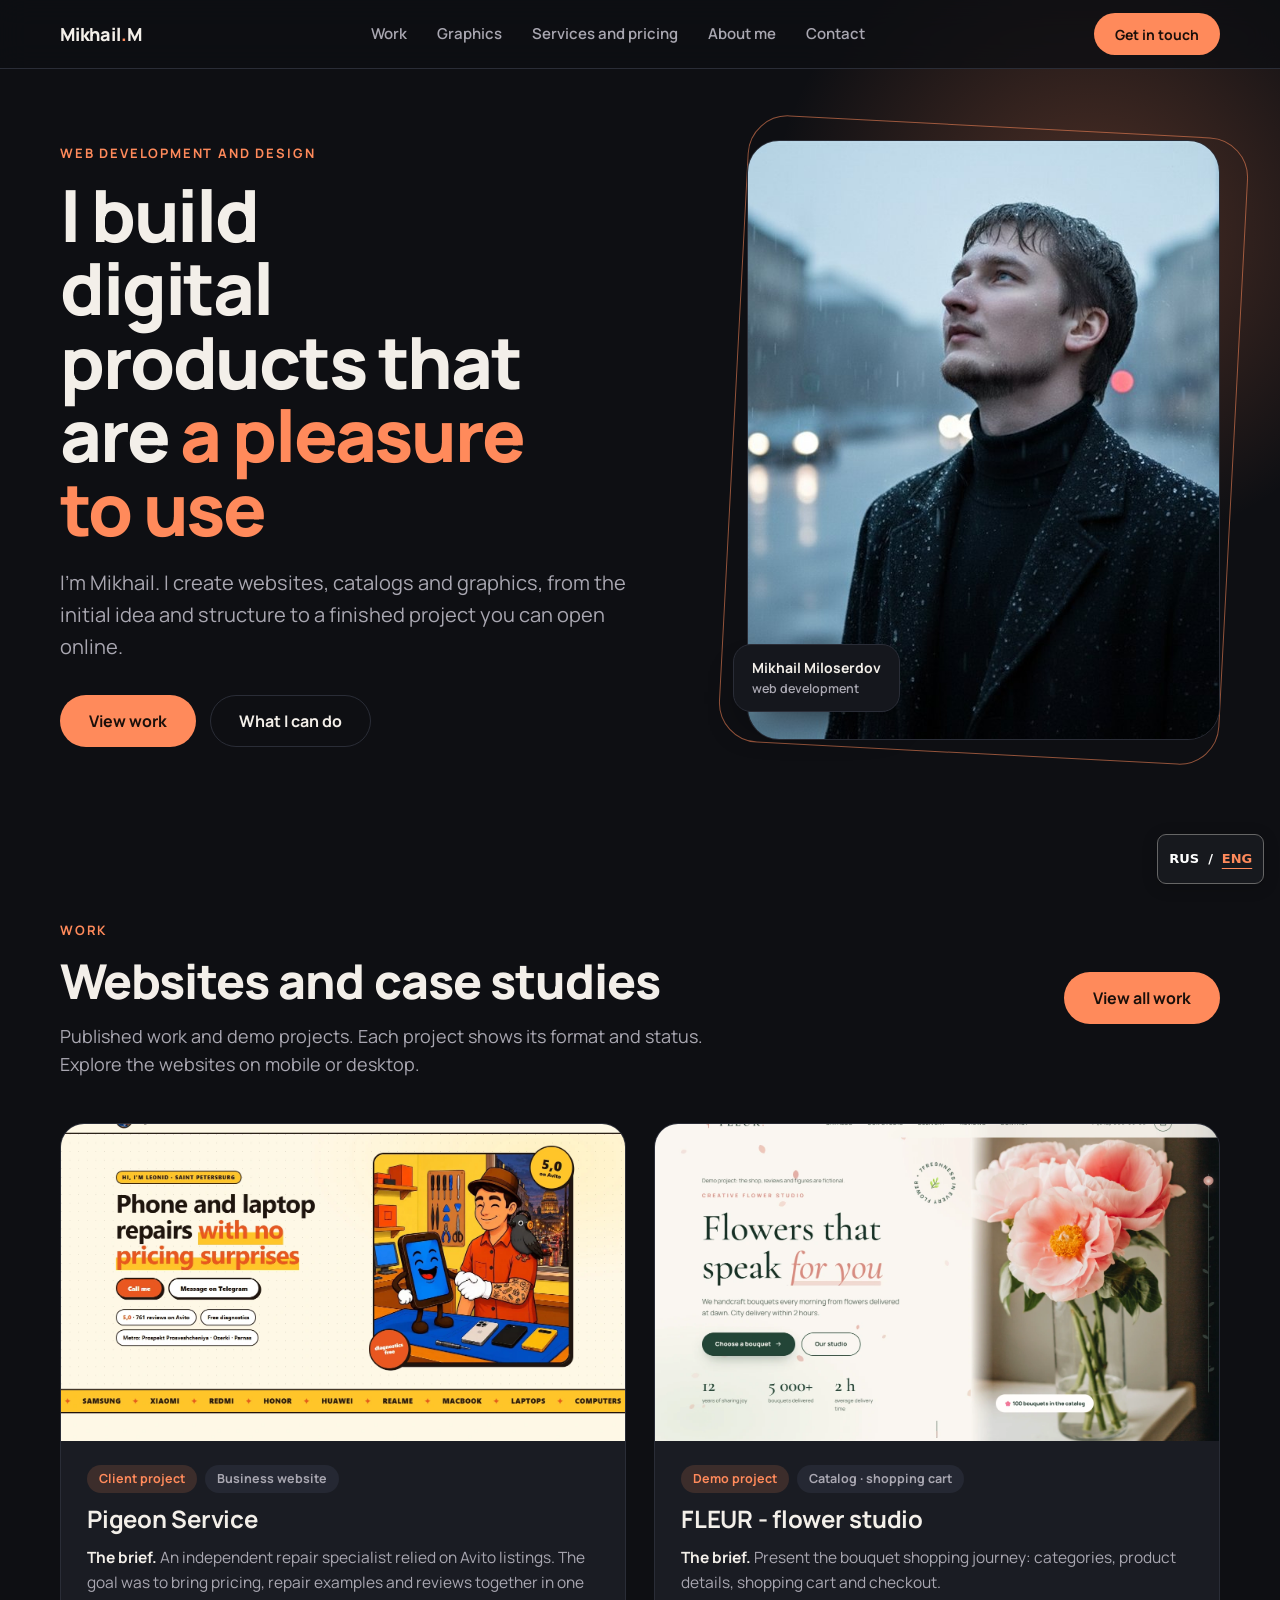
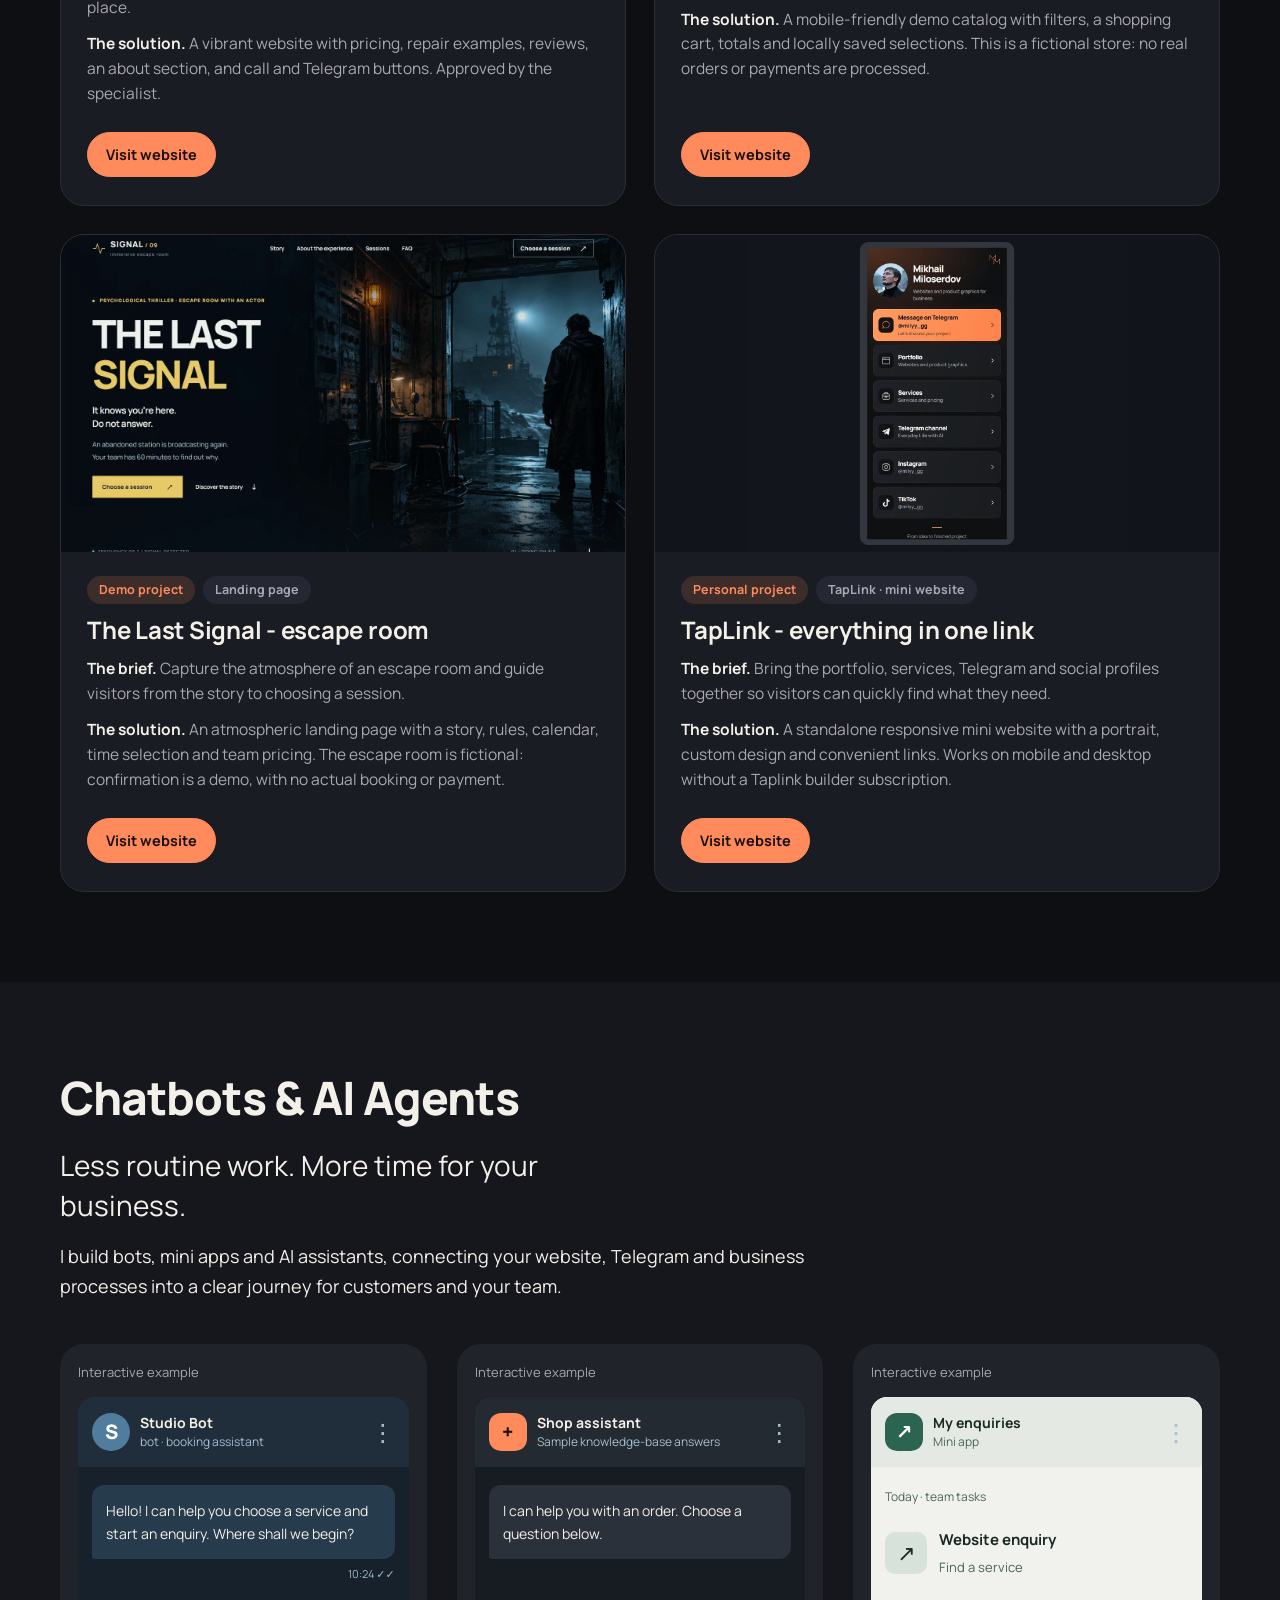
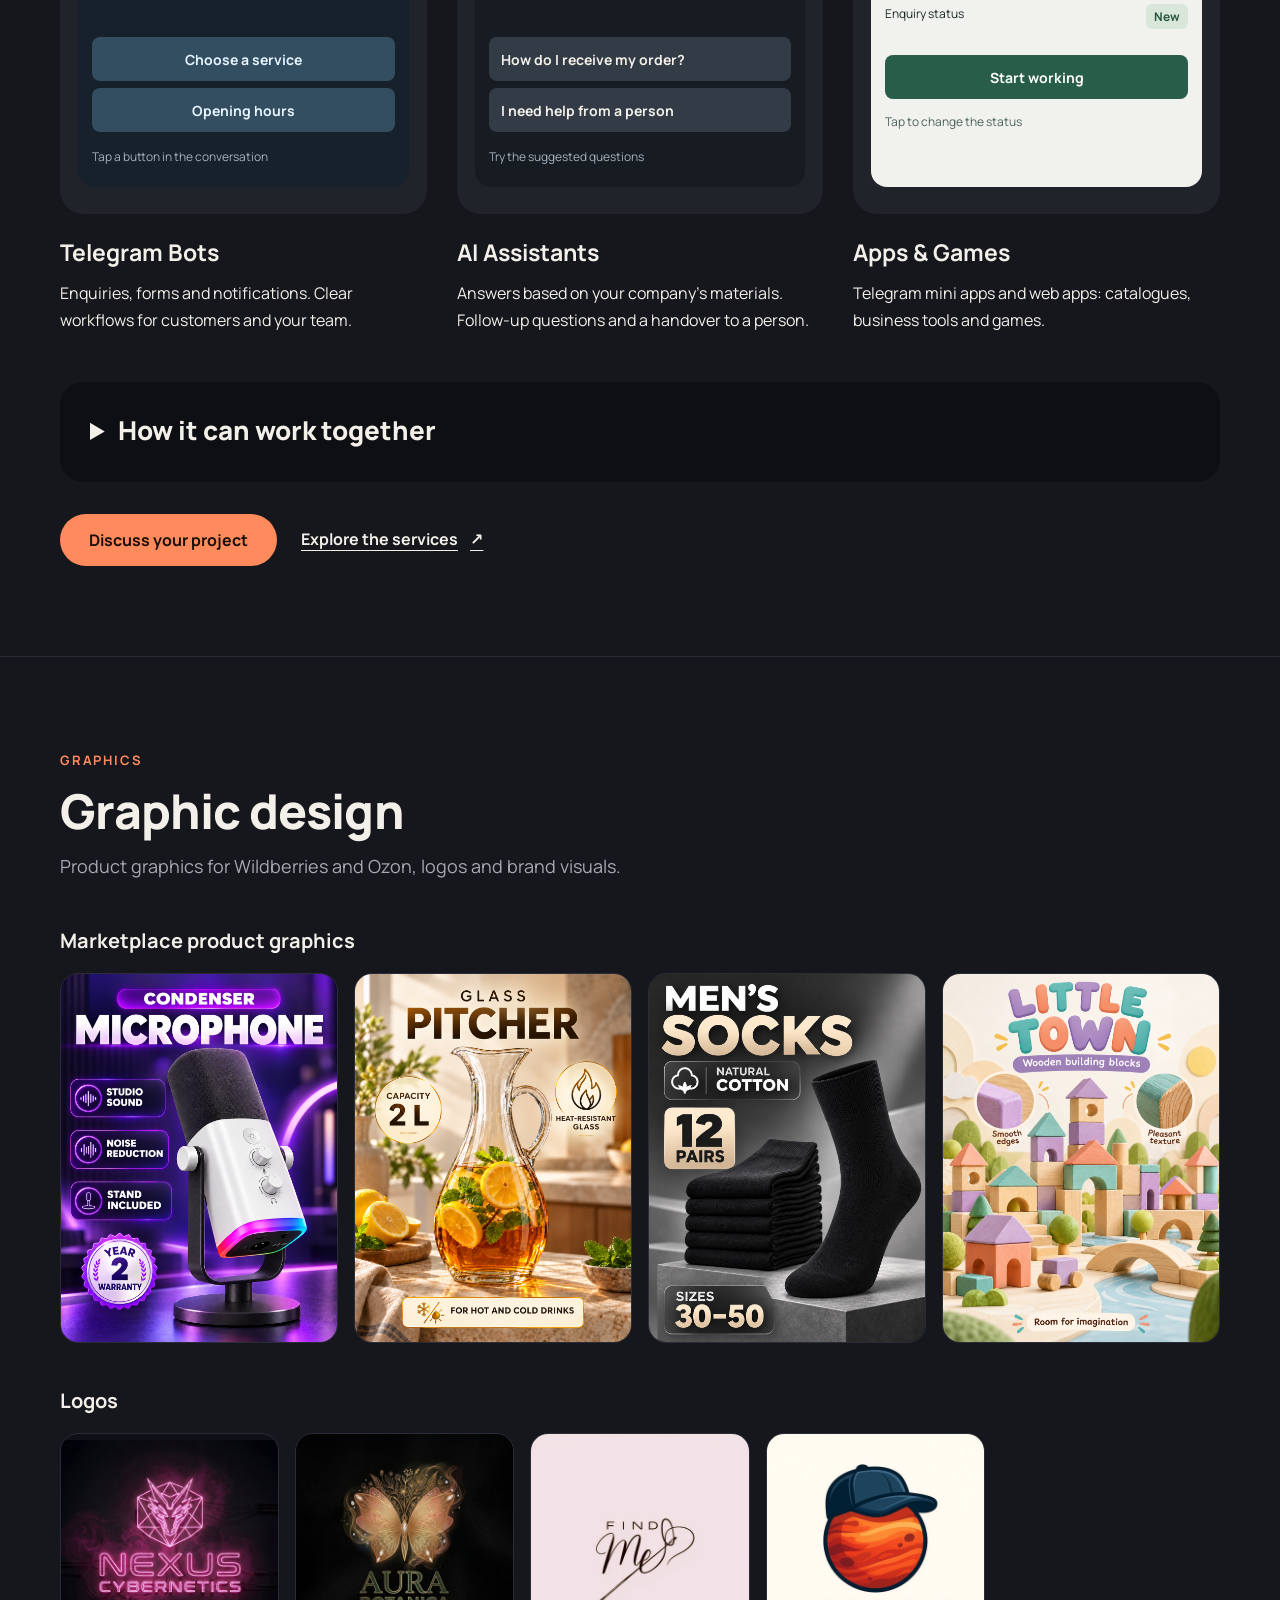
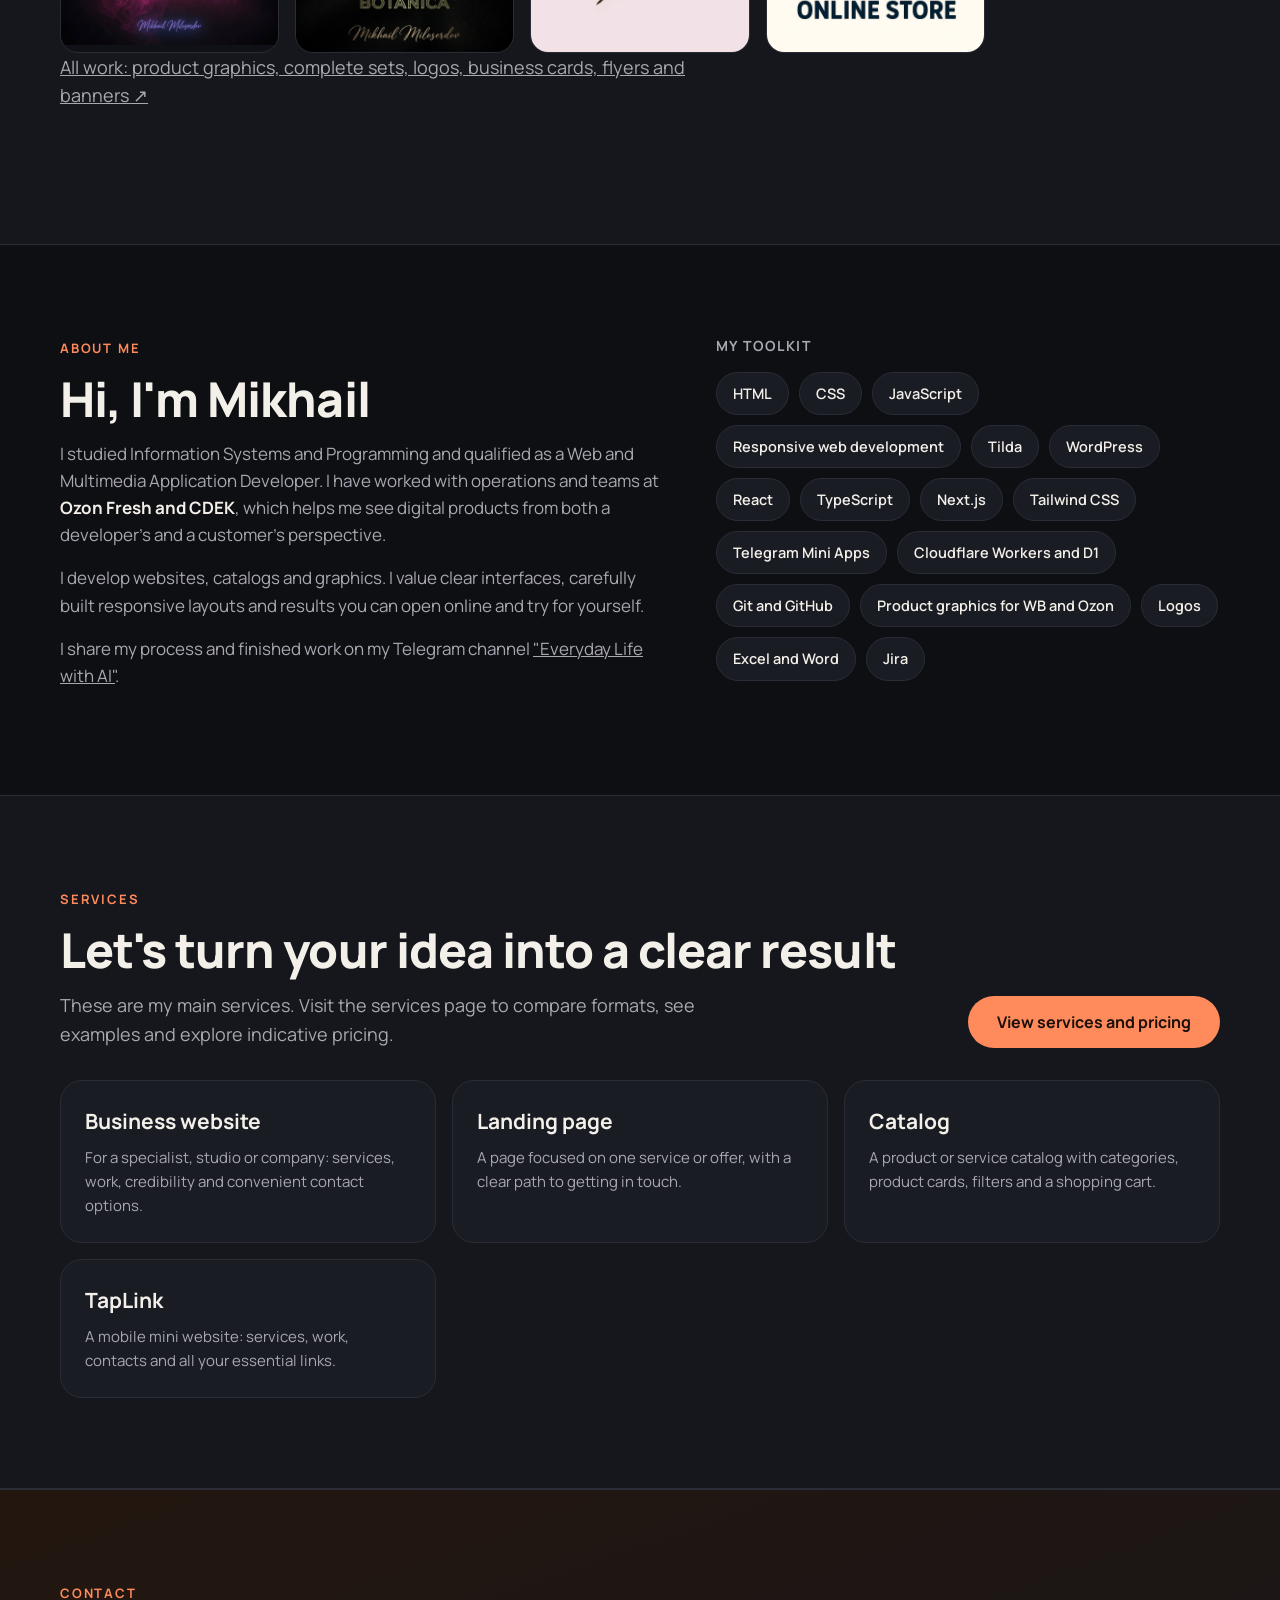
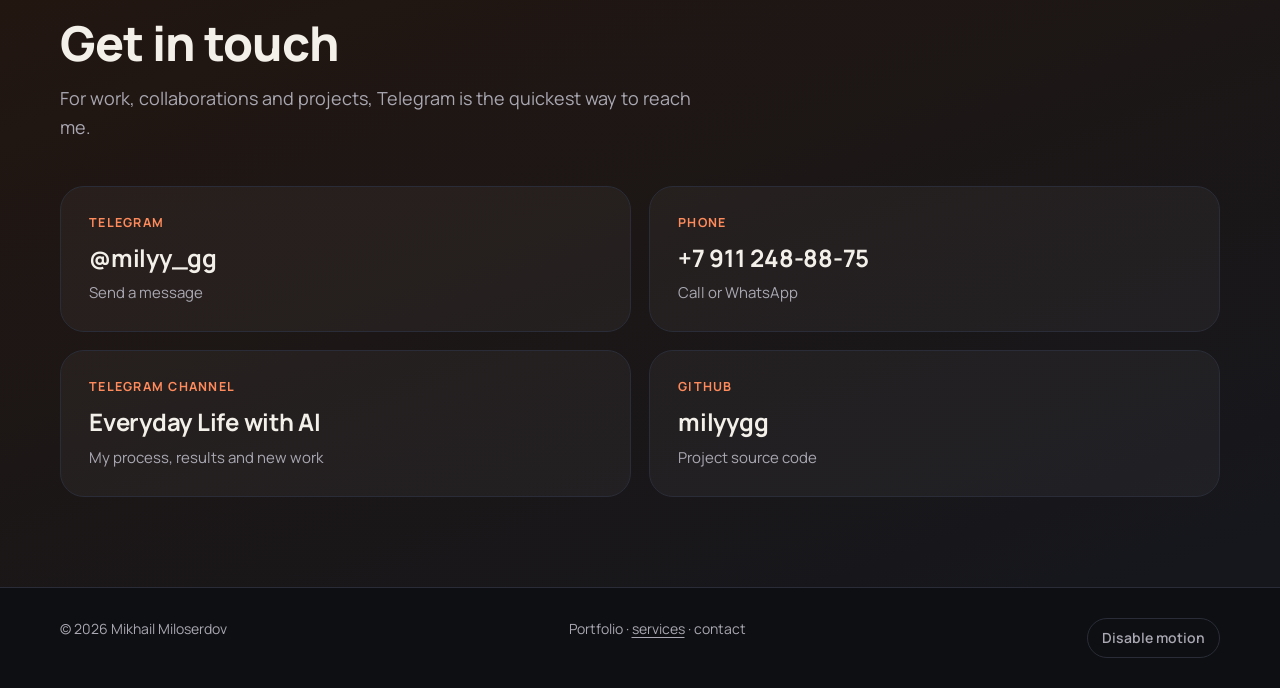
<file: index.html>
<!DOCTYPE html>
<html lang="ru">
<head>
<meta charset="UTF-8">
<meta name="viewport" content="width=device-width, initial-scale=1">
<title>Михаил Милосердов - веб-разработка и цифровые продукты</title>
<meta name="description" content="Портфолио Михаила Милосердова: сайты, каталоги, карточки товаров и визуальные материалы. Работы, подход и контакты.">
<link rel="icon" href="data:image/svg+xml,<svg xmlns='http://www.w3.org/2000/svg' viewBox='0 0 100 100'><rect width='100' height='100' rx='24' fill='%23ff8a5b'/><text x='50' y='68' font-size='52' font-family='Arial' font-weight='800' text-anchor='middle' fill='%230e0f13'>М</text></svg>">
<link rel="stylesheet" href="assets/fonts.css">

<script src="assets/motion.js" defer></script>
<style>
:root{
  --bg:#0e0f13; --bg2:#15171d; --card:#1a1c23; --line:#2a2d37;
  --text:#f3efe9; --soft:#a9a7b1; --accent:#ff8a5b; --accent2:#ffd27a;
  --radius:24px; --font:"Manrope","Segoe UI",system-ui,Arial,sans-serif;
}
*{box-sizing:border-box;margin:0;padding:0}
html{scroll-behavior:smooth;scroll-padding-top:84px}
body{font-family:var(--font);background:var(--bg);color:var(--text);line-height:1.6;font-size:16px;overflow-x:hidden}
img{max-width:100%;display:block}
a{color:inherit}
ul,ol{list-style:none}
.wrap{width:min(1160px,100% - 32px);margin-inline:auto}
.section{padding:90px 0}
.eyebrow{display:inline-block;font-size:13px;font-weight:700;letter-spacing:.14em;text-transform:uppercase;color:var(--accent);margin-bottom:14px}
h2{font-size:clamp(30px,5vw,48px);line-height:1.1;letter-spacing:-.02em;font-weight:800;margin-bottom:14px}
.lead{color:var(--soft);max-width:60ch;font-size:18px;margin-bottom:44px}

.btn{display:inline-flex;align-items:center;justify-content:center;gap:8px;min-height:52px;padding:0 28px;border-radius:100px;font:700 16px var(--font);text-decoration:none;border:1.5px solid transparent;cursor:pointer;transition:transform .2s,background .2s,border-color .2s,color .2s}
.btn:hover{transform:translateY(-2px)}
.btn--main{background:var(--accent);color:#1a0f0a}
.btn--main:hover{background:#ffa07a}
.btn--ghost{border-color:var(--line);color:var(--text)}
.btn--ghost:hover{border-color:var(--accent);color:var(--accent)}

/* шапка */
.top{position:fixed;top:0;left:0;right:0;z-index:50;background:rgba(14,15,19,.78);backdrop-filter:blur(14px);border-bottom:1px solid var(--line)}
.top__in{display:flex;align-items:center;justify-content:space-between;min-height:68px;gap:16px}
.logo{font-weight:800;font-size:18px;text-decoration:none;letter-spacing:-.01em}
.logo span{color:var(--accent)}
.nav{display:none;gap:30px}
.nav a{text-decoration:none;color:var(--soft);font-weight:600;font-size:15px;transition:color .2s}
.nav a:hover{color:var(--text)}
.top .btn{min-height:42px;padding:0 20px;font-size:14px}
@media(min-width:900px){.nav{display:flex}}

/* hero */
.hero{padding:140px 0 80px;position:relative;overflow:hidden}
.hero::before{content:"";position:absolute;width:700px;height:700px;border-radius:50%;background:radial-gradient(circle,rgba(255,138,91,.28),transparent 65%);right:-160px;top:-120px;pointer-events:none}
.hero__grid{display:grid;gap:48px;align-items:center;grid-template-columns:minmax(0,1fr);position:relative}
.hero__grid>*{min-width:0}
.hero h1{font-size:clamp(38px,7.2vw,72px);line-height:1.02;letter-spacing:-.03em;font-weight:800;margin-bottom:22px}
.hero h1 em{font-style:normal;color:var(--accent)}
.hero p.sub{font-size:clamp(17px,2.4vw,20px);color:var(--soft);max-width:50ch;margin-bottom:32px}
.hero__cta{display:flex;flex-wrap:wrap;gap:14px}
.photo{position:relative;max-width:480px;width:100%;margin-inline:auto}
.photo img{border-radius:32px;aspect-ratio:4/5;object-fit:cover;object-position:35% 20%;width:100%;border:1px solid var(--line)}
.photo::after{content:"";position:absolute;inset:-14px;border:1.5px solid var(--accent);border-radius:40px;transform:rotate(3deg);z-index:-1;opacity:.55}
.photo__tag{position:absolute;left:-14px;bottom:28px;background:var(--bg2);border:1px solid var(--line);border-radius:18px;padding:12px 18px;font-size:14px;font-weight:700;box-shadow:0 20px 40px -20px #000}
.photo__tag small{display:block;color:var(--soft);font-weight:600;font-size:12.5px}
@media(min-width:900px){.hero__grid{grid-template-columns:minmax(0,1.15fr) minmax(0,.85fr)}}

/* работы */
.works__heading{display:flex;align-items:center;justify-content:space-between;gap:36px;margin-bottom:44px}
.works__heading>div{min-width:0;max-width:740px}
.works__heading .lead{margin-bottom:0}
.works__all{flex-shrink:0;white-space:nowrap}
@media(max-width:760px){.works__heading{flex-direction:column;align-items:stretch;gap:24px}.works__all{align-self:center}}
.works{display:grid;gap:28px;grid-template-columns:minmax(0,1fr)}
@media(min-width:900px){.works{grid-template-columns:repeat(2,minmax(0,1fr))}}
.work{background:var(--card);border:1px solid var(--line);border-radius:var(--radius);overflow:hidden;display:flex;flex-direction:column;transition:transform .3s,border-color .3s}
.work:hover{transform:translateY(-6px);border-color:#44485a}
.work__img{display:block;aspect-ratio:16/9;overflow:hidden;background:#222}
#taplink-work .work__img{background:#11151b}
#taplink-work .work__img img{object-fit:contain;transform:none}
.work__img img{width:100%;height:100%;object-fit:cover;transition:transform .6s}
.work:hover .work__img img{transform:scale(1.04)}
.work__body{padding:24px 26px 28px;display:flex;flex-direction:column;gap:12px;flex:1}
.tags{display:flex;flex-wrap:wrap;gap:8px}
.tags span{font-size:12.5px;font-weight:700;padding:4px 12px;border-radius:100px;background:#252833;color:var(--soft)}
.tags .st{background:rgba(255,138,91,.15);color:var(--accent)}
.work h3{font-size:24px;line-height:1.15;letter-spacing:-.01em}
.work p{color:var(--soft);font-size:15.5px}
.work p b{color:var(--text);font-weight:700}
.work__links{margin-top:auto;padding-top:14px;display:flex;flex-wrap:wrap;gap:10px}
.work__links a,.work__links span{font-size:14.5px;font-weight:700;text-decoration:none;padding:10px 18px;border-radius:100px;border:1.5px solid var(--line);transition:border-color .2s,color .2s}
.work__links a:first-child{background:var(--accent);border-color:var(--accent);color:#1a0f0a}
.work__links a:hover{border-color:var(--accent)}
.work__links span{color:var(--soft);border-style:dashed}

/* графика */
.gfx{background:var(--bg2);border-block:1px solid var(--line)}
.gallery{display:grid;gap:16px;grid-template-columns:repeat(2,minmax(0,1fr))}
@media(min-width:760px){.gallery{grid-template-columns:repeat(3,minmax(0,1fr))}}
@media(min-width:1000px){.gallery{grid-template-columns:repeat(5,minmax(0,1fr))}}
.gallery a{display:flex;align-items:center;justify-content:center;border-radius:18px;overflow:hidden;border:1px solid var(--line);background:#101116;transition:transform .3s,border-color .3s}
.gallery--cards a{aspect-ratio:3/4}
@media(min-width:1000px){.gallery--cards{grid-template-columns:repeat(4,minmax(0,1fr))}}
.gallery--logos a{aspect-ratio:1/1}
.gallery a:hover{transform:translateY(-4px);border-color:var(--accent)}
.gallery img{width:100%;height:100%;object-fit:contain}
.subtitle{font-size:20px;font-weight:700;margin:42px 0 16px}
.subtitle:first-of-type{margin-top:0}

/* услуги */
.prices{display:grid;gap:22px;grid-template-columns:minmax(0,1fr)}
@media(min-width:720px){.prices{grid-template-columns:repeat(2,minmax(0,1fr))}}
.price{background:var(--card);border:1px solid var(--line);border-radius:var(--radius);padding:30px 28px;display:flex;flex-direction:column;gap:10px}
.price--hot{border-color:var(--accent);background:linear-gradient(160deg,#241a16,var(--card))}
.price h3{font-size:22px}
.price .cost{font-size:34px;font-weight:800;letter-spacing:-.02em}
.price .cost small{font-size:15px;color:var(--soft);font-weight:600}
.price p{color:var(--soft);font-size:15.5px}
.price ul{margin-top:6px;display:grid;gap:8px;font-size:15px}
.price li::before{content:"✓";color:var(--accent);font-weight:800;margin-right:10px}
.note{margin-top:26px;color:var(--soft);font-size:15px}

/* процесс */
.steps{display:grid;gap:18px;grid-template-columns:minmax(0,1fr);counter-reset:s}
@media(min-width:760px){.steps{grid-template-columns:repeat(2,minmax(0,1fr))}}
@media(min-width:1040px){.steps{grid-template-columns:repeat(4,minmax(0,1fr))}}
.steps li{counter-increment:s;background:var(--card);border:1px solid var(--line);border-radius:var(--radius);padding:26px 24px}
.steps li::before{content:"0" counter(s);display:block;font-size:34px;font-weight:800;color:var(--accent);margin-bottom:10px;letter-spacing:-.02em}
.steps h3{font-size:19px;margin-bottom:6px}
.steps p{color:var(--soft);font-size:15px}

/* обо мне */
.about{display:grid;gap:40px;grid-template-columns:minmax(0,1fr);align-items:start}
@media(min-width:900px){.about{grid-template-columns:minmax(0,1.1fr) minmax(0,.9fr)}}
.about p{color:var(--soft);font-size:17px;margin-bottom:16px;max-width:60ch}
.about p b{color:var(--text)}
.skills{display:flex;flex-wrap:wrap;gap:10px}
.skills li{padding:9px 16px;border-radius:100px;border:1px solid var(--line);background:var(--card);font-weight:600;font-size:14.5px}
.skills-title{font-size:14px;color:var(--soft);font-weight:700;letter-spacing:.1em;text-transform:uppercase;margin-bottom:14px}

/* кратко об услугах */
.service-preview{background:var(--bg2);border-block:1px solid var(--line)}
.service-preview__head{display:flex;flex-wrap:wrap;align-items:end;justify-content:space-between;gap:24px;margin-bottom:32px}
.service-preview__head .lead{margin-bottom:0}
.service-preview__grid{display:grid;gap:16px;grid-template-columns:minmax(0,1fr)}
.service-mini{background:var(--card);border:1px solid var(--line);border-radius:22px;padding:24px;transition:transform .25s,border-color .25s}
.service-mini:hover{transform:translateY(-4px);border-color:#44485a}
.service-mini span{display:block;color:var(--accent);font-weight:800;font-size:12px;letter-spacing:.12em;text-transform:uppercase;margin-bottom:9px}
.service-mini h3{font-size:21px;margin-bottom:7px}
.service-mini p{color:var(--soft);font-size:15px}
@media(min-width:760px){.service-preview__grid{grid-template-columns:repeat(3,minmax(0,1fr))}}

/* контакты */
.contacts{background:linear-gradient(160deg,#23160f,var(--bg2));border-top:1px solid var(--line)}
.cgrid{display:grid;gap:18px;grid-template-columns:minmax(0,1fr)}
@media(min-width:760px){.cgrid{grid-template-columns:repeat(2,minmax(0,1fr))}}
.cbox{display:block;text-decoration:none;background:rgba(255,255,255,.04);border:1px solid var(--line);border-radius:var(--radius);padding:26px 28px;transition:border-color .2s,transform .2s}
.cbox:hover{border-color:var(--accent);transform:translateY(-3px)}
.cbox small{display:block;color:var(--accent);font-weight:700;letter-spacing:.1em;text-transform:uppercase;font-size:12.5px;margin-bottom:6px}
.cbox strong{font-size:24px;letter-spacing:-.01em}
.cbox span{display:block;color:var(--soft);font-size:15px;margin-top:4px}
footer{padding:30px 0;border-top:1px solid var(--line);color:var(--soft);font-size:14px}
footer .wrap{display:flex;flex-wrap:wrap;justify-content:space-between;gap:10px}
footer a{text-underline-offset:3px}

@media(prefers-reduced-motion:no-preference){
  .fade{opacity:0;transform:translateY(26px);transition:opacity .8s,transform .8s}
  .fade.in{opacity:1;transform:none}
}
@media(max-width:560px){
  .wrap{width:calc(100% - 28px)}
  .top__in{gap:10px}
  .top .btn{min-height:40px;padding:0 14px;font-size:13px;white-space:nowrap}
  .hero{padding-top:118px}
  .hero h1{font-size:clamp(34px,10.5vw,43px);overflow-wrap:anywhere}
  .hero p.sub{font-size:17px;overflow-wrap:anywhere}
  .hero__cta .btn{flex:1 1 150px;padding:10px 16px;text-align:center}
  .photo{width:calc(100% - 40px);max-width:320px}
  .photo img{display:block;height:auto}
  .photo__tag{left:0;right:0;bottom:18px;padding:10px 12px;font-size:13px}
  .photo__tag small{font-size:11px}
  .service-preview__head .btn{width:100%}
}
@media(min-width:900px){html[lang="en"] .hero h1{white-space:pre-line} .hero__grid{align-items:start}}
</style>
<link rel="stylesheet" href="assets/motion.css">
<script src="translations.js" defer></script><script src="language.js" defer></script>
<link rel="stylesheet" href="assets/automation.css">
<script src="assets/automation-demo.js" defer></script>
</head>
<body>

<header class="top">
  <div class="wrap top__in">
    <a class="logo" href="#top">Михаил<span>.</span>М</a>
    <nav class="nav" aria-label="Разделы">
      <a href="#works">Работы</a>
      <a href="#graphics">Графика</a>
      <a href="services/index.html">Услуги и цены</a>
      <a href="#about">Обо мне</a>
      <a href="#contacts">Контакты</a>
    </nav>
    <a class="btn btn--main" href="#contacts">Связаться</a>
  </div>
</header>

<main id="top">

<section class="hero">
  <div class="wrap hero__grid">
    <div>
      <span class="eyebrow">Веб-разработка и дизайн</span>
      <h1>Создаю цифровые продукты, которыми <em>приятно пользоваться</em></h1>
      <p class="sub">Я Михаил. Разрабатываю сайты, каталоги и графику - от идеи и структуры до готового результата по ссылке.</p>
      <div class="hero__cta">
        <a class="btn btn--main" href="#works">Смотреть работы</a>
        <a class="btn btn--ghost" href="#services">Что я могу сделать</a>
      </div>
    </div>
    <div class="photo">
      <img src="assets/mikhail.jpg" alt="Михаил Милосердов" width="480" height="600">
      <div class="photo__tag">Михаил Милосердов<small>веб-разработка</small></div>
    </div>
  </div>
</section>

<section class="section" id="works">
  <div class="wrap">
    <div class="works__heading">
    <div>
    <span class="eyebrow">работы</span>
    <h2>Сайты и кейсы</h2>
    <p class="lead">Опубликованные работы и демонстрационные проекты. У каждой работы указан формат и статус; сайты можно посмотреть на телефоне и компьютере.</p>
    </div>
    <a class="btn btn--main works__all" href="https://milyygg.github.io/works/" target="_blank" rel="noopener noreferrer" aria-label="Смотреть все работы (откроется в новой вкладке)">Смотреть все работы</a>
    </div>
    <div class="works">

      <article class="work fade">
        <a class="work__img" href="https://milyygg.github.io/pigeon-service/" target="_blank" rel="noopener"><img data-src-en="assets/previews/pigeon-paired-en.webp" src="assets/previews/pigeon-paired-ru.webp"  sizes="(min-width: 900px) 380px, (min-width: 700px) 50vw, 100vw" width="1200" height="675" decoding="async" alt="Сайт Pigeon Service на компьютере и телефоне" loading="lazy"></a>
        <div class="work__body">
          <div class="tags"><span class="st">Для клиента</span><span>Сайт-визитка</span></div>
          <h3>Pigeon Service</h3>
          <p><b>Задача.</b> У частного мастера по ремонту техники были только объявления на Авито. Нужно было показать цены, работы и отзывы в одном месте.</p>
          <p><b>Решение.</b> Яркий сайт с прайсом, примерами ремонтов, отзывами, блоком «Обо мне» и кнопками звонка и Telegram. Согласован с мастером.</p>
          <div class="work__links"><a href="https://milyygg.github.io/pigeon-service/" target="_blank" rel="noopener">Открыть сайт</a></div>
        </div>
      </article>

      <article class="work fade">
        <a class="work__img" href="https://milyygg.github.io/fleur-flowers/" target="_blank" rel="noopener"><img data-src-en="assets/previews/fleur-paired-en.webp" src="assets/previews/fleur-paired-ru.webp"  sizes="(min-width: 900px) 380px, (min-width: 700px) 50vw, 100vw" width="1200" height="675" decoding="async" alt="Сайт цветочной студии FLEUR на компьютере и телефоне" loading="lazy"></a>
        <div class="work__body">
          <div class="tags"><span class="st">Демонстрационный проект</span><span>Каталог · корзина</span></div>
          <h3>FLEUR - цветочная студия</h3>
          <p><b>Задача.</b> Показать путь выбора букета: категория, карточка товара, корзина и оформление.</p>
          <p><b>Решение.</b> Учебный каталог с фильтрами, корзиной, расчётом суммы и сохранением выбора в браузере. Адаптирован под телефон. Магазин вымышлен, реальные заказы и оплата не выполняются.</p>
          <div class="work__links"><a href="https://milyygg.github.io/fleur-flowers/" target="_blank" rel="noopener">Открыть сайт</a></div>
        </div>
      </article>

      <article class="work fade">
        <a class="work__img" href="https://milyygg.github.io/demo-last-signal/" target="_blank" rel="noopener"><img data-src-en="assets/previews/last-signal-paired-en.webp" src="assets/previews/last-signal-paired-ru.webp"  sizes="(min-width: 900px) 380px, (min-width: 700px) 50vw, 100vw" width="1200" height="750" decoding="async" alt="Лендинг квеста Последний сигнал" loading="lazy"></a>
        <div class="work__body">
          <div class="tags"><span class="st">Демонстрационный проект</span><span>Лендинг</span></div>
          <h3>Последний сигнал - квест</h3>
          <p><b>Задача.</b> Передать атмосферу одного квеста и провести посетителя от знакомства с сюжетом к выбору сеанса.</p>
          <p><b>Решение.</b> Атмосферный лендинг с сюжетом, правилами, календарём, выбором времени и расчётом стоимости команды. Квест вымышлен: открывается только пример подтверждения, реальная бронь и оплата не создаются.</p>
          <div class="work__links"><a href="https://milyygg.github.io/demo-last-signal/" target="_blank" rel="noopener">Открыть сайт</a></div>
        </div>
      </article>

      <article class="work fade" id="taplink-work">
        <a class="work__img" href="https://milyygg.github.io/TapLink/" target="_blank" rel="noopener"><img src="assets/previews/taplink-paired-v3-ru.webp" data-src-en="assets/previews/taplink-paired-v3-en.webp"  sizes="(min-width: 900px) 580px, (min-width: 700px) 50vw, 100vw" width="1200" height="675" decoding="async" alt="Мой TapLink: портфолио, услуги и контакты на одной странице" loading="lazy"></a>
        <div class="work__body">
          <div class="tags"><span class="st">Личный проект</span><span>TapLink · мини-сайт</span></div>
          <h3>TapLink - всё по одной ссылке</h3>
          <p><b>Задача.</b> Собрать портфолио, услуги, Telegram и соцсети в одном месте, чтобы посетитель быстро нашёл нужное.</p>
          <p><b>Решение.</b> Самостоятельный адаптивный мини-сайт с портретом, индивидуальным оформлением и удобными кнопками. Открывается на телефоне и компьютере, не требует подписки на конструктор Taplink.</p>
          <div class="work__links"><a href="https://milyygg.github.io/TapLink/" target="_blank" rel="noopener">Открыть сайт</a></div>
        </div>
      </article>

    </div>
  </div>
</section>

<section class="section automation" id="automation" aria-labelledby="automation-title"><div class="wrap">
<div class="auto-heading"><h2 id="automation-title">Чат-боты и ИИ-агенты</h2><p class="auto-statement">Меньше рутины. Больше времени на ваше дело.</p><p class="auto-intro">Разрабатываю ботов, мини-приложения и ИИ-помощников. Связываю сайт, Telegram и рабочие процессы в понятный путь для клиента и вашей команды.</p></div>
<div class="auto-grid"><article class="auto-card"><div class="auto-visual" data-ui><span class="auto-caption">Интерактивный пример</span><div class="demo-frame demo-telegram" data-demo="bot"><div class="demo-bar"><span class="demo-avatar" aria-hidden="true">S</span><div><strong>Studio Bot</strong><small>бот · помощник по записи</small></div><span class="demo-menu" aria-hidden="true">⋮</span></div><div class="demo-conversation" aria-live="polite"><p class="demo-message" data-demo-message>Здравствуйте! Помогу выбрать услугу и оставить заявку. С чего начнём?</p><span class="demo-sent" aria-hidden="true">10:24 ✓✓</span></div><div class="demo-controls" data-demo-controls><button type="button" data-demo-action="service">Выбрать услугу</button><button type="button" data-demo-action="hours">Узнать часы работы</button></div><p class="demo-footnote">Нажмите на кнопку в диалоге</p></div></div><h3>Telegram-боты</h3><p>Сбор заявок, анкеты и уведомления. Понятные сценарии для клиентов и сотрудников.</p></article><article class="auto-card"><div class="auto-visual" data-ui><span class="auto-caption">Интерактивный пример</span><div class="demo-frame demo-assistant" data-demo="assistant"><div class="demo-bar"><span class="demo-avatar" aria-hidden="true">+</span><div><strong>Помощник магазина</strong><small>Пример ответов по базе знаний</small></div><span class="demo-menu" aria-hidden="true">⋮</span></div><div class="demo-conversation" aria-live="polite"><p class="demo-message" data-demo-message>Помогу разобраться с заказом. Выберите вопрос ниже.</p></div><div class="demo-controls" data-demo-controls><button type="button" data-demo-action="delivery">Как получить заказ?</button><button type="button" data-demo-action="human">Нужна помощь человека</button></div><p class="demo-footnote">Попробуйте готовые вопросы</p></div></div><h3>ИИ-помощники</h3><p>Ответы по материалам вашей компании. Уточнение запроса и передача диалога человеку.</p></article><article class="auto-card"><div class="auto-visual" data-ui><span class="auto-caption">Интерактивный пример</span><div class="demo-frame demo-tasks" data-demo="tasks"><div class="demo-bar"><span class="demo-avatar" aria-hidden="true">↗</span><div><strong>Мои заявки</strong><small>Мини-приложение</small></div><span class="demo-menu" aria-hidden="true">⋮</span></div><div class="demo-task-body"><p class="demo-date">Сегодня · рабочие задачи</p><div class="demo-job"><span class="demo-job-icon" aria-hidden="true">↗</span><div><strong>Заявка с сайта</strong><span>Подобрать услугу</span></div></div><div class="demo-progress"><span>Статус заявки</span><strong data-task-status aria-live="polite">Новая</strong></div><button class="demo-task-action" type="button" data-demo-action="task">Взять в работу</button><p class="demo-footnote">Нажмите, чтобы изменить статус</p></div></div></div><h3>Приложения и игры</h3><p>Мини-приложения в Telegram и веб-приложения: каталоги, рабочие инструменты и игровые проекты.</p></article></div>
<details class="auto-scenario"><summary>Как это может работать вместе</summary><ol class="auto-flow"><li>Клиент открывает сайт</li><li>Помощник уточняет задачу</li><li>Клиент оставляет заявку</li><li>Команда получает подробности</li></ol><p>Диалог может продолжиться на сайте или в Telegram. Выберем путь, удобный вашим клиентам.</p></details>

<div class="auto-actions"><a class="btn btn--main" href="https://t.me/milyy_gg" target="_blank" rel="noopener">Обсудить задачу</a><a class="auto-more" href="services/index.html#automation">Подробнее об услугах <span aria-hidden="true">↗</span></a></div></div></section>

<section class="section gfx" id="graphics">
  <div class="wrap">
    <span class="eyebrow">графика</span>
    <h2>Графический дизайн</h2>
    <p class="lead">Инфографика для Wildberries и Ozon, логотипы и визуальные материалы для брендов.</p>
    <h3 class="subtitle">Карточки для маркетплейсов</h3>
    <div class="gallery gallery--cards fade">
      <a href="assets/graphics/card-microphone-2026.png" data-href-en="assets/graphics/card-microphone-2026-en.png" data-href-en="assets/graphics/card-microphone-2026-en.png" target="_blank" rel="noopener"><img data-src-en="assets/graphics/card-microphone-2026-en.png" src="assets/previews/card-microphone-640.webp" srcset="assets/previews/card-microphone-640.webp 640w, assets/previews/card-microphone-1200.webp 1086w" sizes="(min-width: 900px) 380px, (min-width: 700px) 50vw, 100vw" width="1086" height="1448" decoding="async" alt="Карточка товара: конденсаторный микрофон" loading="lazy"></a>
      <a href="assets/graphics/card-pitcher-2026.png" data-href-en="assets/graphics/card-pitcher-2026-en.png" data-href-en="assets/graphics/card-pitcher-2026-en.png" target="_blank" rel="noopener"><img data-src-en="assets/graphics/card-pitcher-2026-en.png" src="assets/previews/card-pitcher-640.webp" srcset="assets/previews/card-pitcher-640.webp 640w, assets/previews/card-pitcher-1200.webp 1086w" sizes="(min-width: 900px) 380px, (min-width: 700px) 50vw, 100vw" width="1086" height="1448" decoding="async" alt="Карточка товара: стеклянный кувшин" loading="lazy"></a>
      <a href="assets/graphics/card-socks-2026.png" data-href-en="assets/graphics/card-socks-2026-en.png" data-href-en="assets/graphics/card-socks-2026-en.png" target="_blank" rel="noopener"><img data-src-en="assets/graphics/card-socks-2026-en.png" src="assets/previews/card-socks-640.webp" srcset="assets/previews/card-socks-640.webp 640w, assets/previews/card-socks-1200.webp 1086w" sizes="(min-width: 900px) 380px, (min-width: 700px) 50vw, 100vw" width="1086" height="1448" decoding="async" alt="Карточка товара: мужские носки" loading="lazy"></a>
      <a href="assets/graphics/card-17-blocks.png" data-href-en="assets/graphics/17-blocks-en.png" data-href-en="assets/graphics/17-blocks-en.png" target="_blank" rel="noopener"><img data-src-en="assets/graphics/17-blocks-en.png" src="assets/previews/card-17-blocks-640.webp" width="1086" height="1448" decoding="async" alt="Карточка товара: Деревянный конструктор" loading="lazy"></a>
    
    </div>
    <h3 class="subtitle">Логотипы</h3>
    <div class="gallery gallery--logos fade">
      <a href="assets/graphics/logo-nexus.jpg" target="_blank" rel="noopener"><img src="assets/graphics/logo-nexus.jpg" alt="Логотип компьютерного клуба Nexus Cybernetics" loading="lazy"></a>
      <a href="assets/graphics/logo-aura.jpg" target="_blank" rel="noopener"><img src="assets/graphics/logo-aura.jpg" alt="Логотип цветочного магазина Aura Botanica" loading="lazy"></a>
      <a href="assets/graphics/logo-findme.jpg" target="_blank" rel="noopener"><img src="assets/graphics/logo-findme.jpg" alt="Логотип Find Me" loading="lazy"></a>
      <a href="assets/graphics/logo-onlinestore.jpg" target="_blank" rel="noopener"><img src="assets/graphics/logo-onlinestore.jpg" alt="Логотип интернет-магазина Online Store" loading="lazy"></a>
    </div>
    <p class="lead"><a href="https://milyygg.github.io/works/#graphics">Все работы: карточки товаров, оформление под ключ, логотипы, визитки, листовки и баннеры ↗</a></p>
  </div>
</section>

<section class="section" id="about">
  <div class="wrap about">
    <div class="fade">
      <span class="eyebrow">обо мне</span>
      <h2>Привет, я Михаил</h2>
      <p>Получил специальность «Информационные системы и программирование» и квалификацию «Разработчик веб- и мультимедийных приложений». Работал с операционными процессами и командами в <b>Ozon Fresh и СДЭК</b>, поэтому умею смотреть на цифровой продукт не только как разработчик, но и глазами клиента.</p>
      <p>Разрабатываю сайты, каталоги и графику. Люблю понятные интерфейсы, аккуратную адаптивную вёрстку и результат, который можно открыть по ссылке и сразу проверить.</p>
      <p>Процесс и результаты публикую в Telegram-канале <a href="https://t.me/milyyggAI" target="_blank" rel="noopener">«Типичные&nbsp;будни&nbsp;с&nbsp;ИИ»</a>.</p>
    </div>
    <div class="fade">
      <div class="skills-title">Чем пользуюсь</div>
      <ul class="skills">
        <li>HTML</li><li>CSS</li><li>JavaScript</li><li>Адаптивная вёрстка</li><li>Tilda</li><li>WordPress</li><li>React</li><li>TypeScript</li><li>Next.js</li><li>Tailwind CSS</li><li>Telegram Mini Apps</li><li>Cloudflare Workers и D1</li><li>Git и GitHub</li><li>Карточки для WB и Ozon</li><li>Логотипы</li><li>Excel и Word</li><li>Jira</li>
      </ul>
    </div>
  </div>
</section>

<section class="section service-preview" id="services">
  <div class="wrap">
    <div class="service-preview__head">
      <div>
        <span class="eyebrow">услуги</span>
        <h2>Помогу превратить задачу в понятный результат</h2>
        <p class="lead">Здесь только основные направления. На отдельной странице можно сравнить форматы, увидеть примеры и узнать ориентировочную стоимость.</p>
      </div>
      <a class="btn btn--main" href="services/index.html">Смотреть услуги и цены</a>
    </div>
    <div class="service-preview__grid">
      <article class="service-mini fade"><h3>Сайт-визитка</h3><p>Для специалиста, студии или компании: услуги, работы, доверие и удобная связь.</p></article>
      <article class="service-mini fade"><h3>Лендинг</h3><p>Страница под одну услугу или предложение с ясным маршрутом до обращения.</p></article>
      <article class="service-mini fade"><h3>Каталог</h3><p>Витрина товаров или услуг с категориями, карточками, фильтрами и корзиной.</p></article>
      <article class="service-mini fade"><h3>TapLink</h3><p>Мобильный мини-сайт: услуги, работы, контакты и все нужные ссылки.</p></article>
    </div>
  </div>
</section>

<section class="section contacts" id="contacts">
  <div class="wrap">
    <span class="eyebrow">контакты</span>
    <h2>Связаться со мной</h2>
    <p class="lead">По вопросам работы, сотрудничества и проектов быстрее всего отвечаю в Telegram.</p>
    <div class="cgrid">
      <a class="cbox" href="https://t.me/milyy_gg" target="_blank" rel="noopener"><small>Telegram</small><strong>@milyy_gg</strong><span>Написать напрямую</span></a>
      <a class="cbox" href="tel:+79112488875"><small>Телефон</small><strong>+7 911 248-88-75</strong><span>Звонок или WhatsApp</span></a>
      <a class="cbox" href="https://t.me/milyyggAI" target="_blank" rel="noopener"><small>Telegram-канал</small><strong>Типичные будни с ИИ</strong><span>Процесс, результаты и новые работы</span></a>
      <a class="cbox" href="https://github.com/milyygg" target="_blank" rel="noopener"><small>GitHub</small><strong>milyygg</strong><span>Код проектов</span></a>
    </div>
  </div>
</section>

</main>

<footer>
  <div class="wrap"><span>© 2026 Михаил Милосердов</span><span>Портфолио · <a href="services/index.html">услуги</a> · контакты</span><button class="motion-control" type="button" data-motion-control hidden>Отключить анимацию</button></div>
</footer>

<script>
(function(){
  var els=document.querySelectorAll('.fade');
  if(!('IntersectionObserver' in window)){els.forEach(function(e){e.classList.add('in')});return;}
  var io=new IntersectionObserver(function(es){es.forEach(function(e){if(e.isIntersecting){e.target.classList.add('in');io.unobserve(e.target);}})},{threshold:.1});
  els.forEach(function(e){io.observe(e)});
})();
</script>
</body>
</html>
</file>
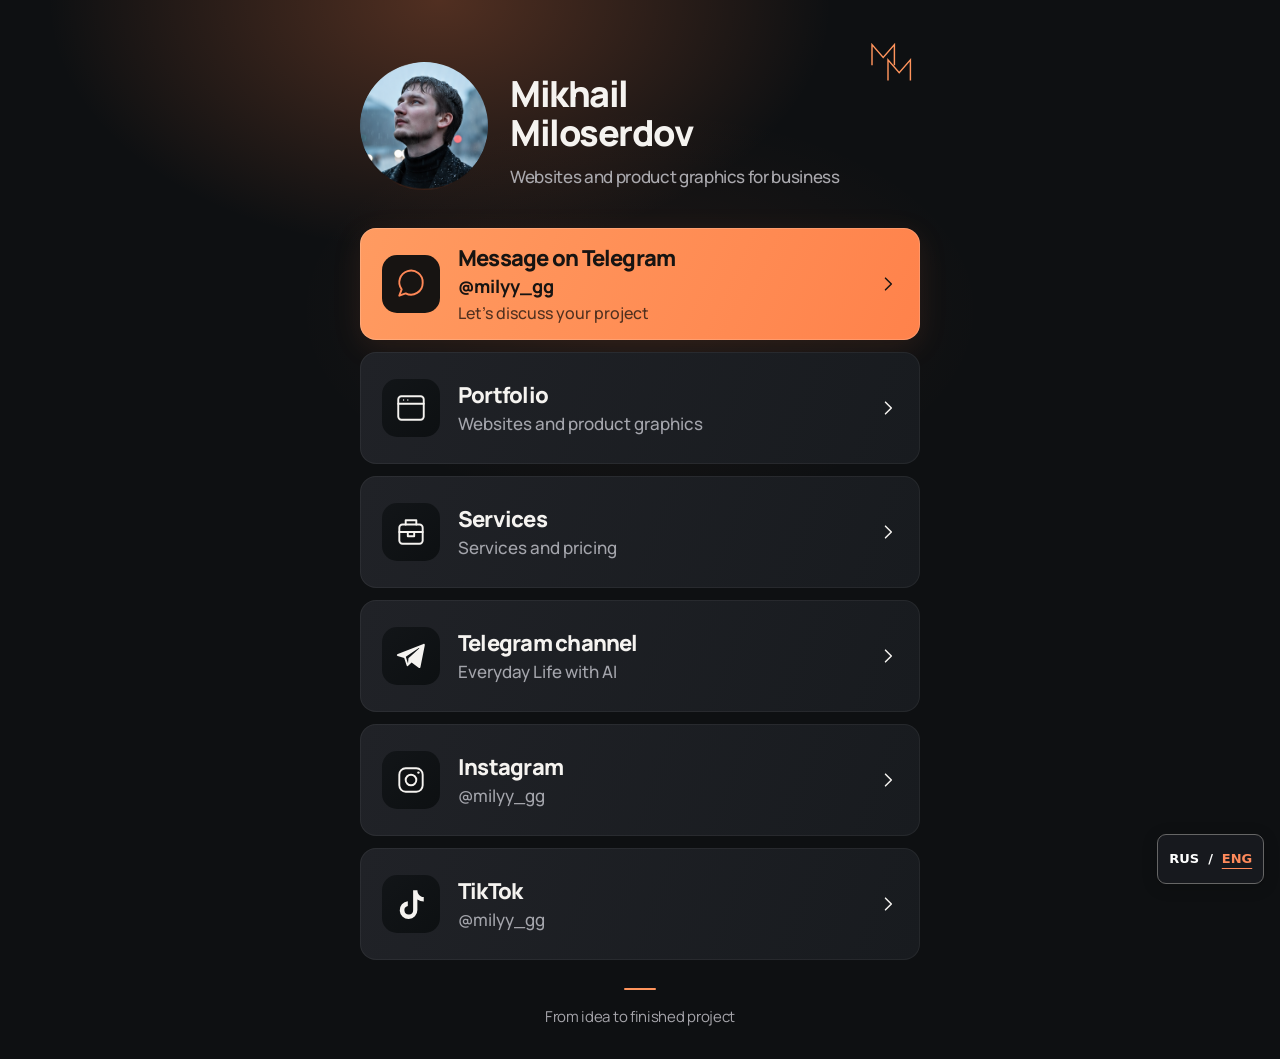
<file: links/index.html>
<!doctype html>
<html lang="ru">
<head>
<meta charset="utf-8"><meta name="viewport" content="width=device-width,initial-scale=1">
<title>Михаил Милосердов | Портфолио и контакты</title>
<meta name="description" content="Сайты и инфографика для бизнеса. Портфолио Михаила Милосердова, личный Telegram и социальные сети.">
<meta name="theme-color" content="#111214"><link rel="canonical" href="https://milyygg.github.io/portfolio/links/">
<meta property="og:type" content="website"><meta property="og:title" content="Михаил Милосердов | Сайты и инфографика"><meta property="og:description" content="Посмотреть работы, обсудить проект и подписаться на мои соцсети."><meta property="og:url" content="https://milyygg.github.io/portfolio/links/"><meta property="og:image" content="https://milyygg.github.io/portfolio/assets/mikhail.jpg">
<link rel="preload" href="manrope.ttf" as="font" type="font/ttf" crossorigin><link rel="stylesheet" href="styles.css?v=2">
<script src="../translations.js" defer></script><script src="../language.js" defer></script>
</head>
<body>
<svg class="symbols" xmlns="http://www.w3.org/2000/svg" aria-hidden="true"><symbol id="chat" viewBox="0 0 32 32"><path d="M27 15a11 11 0 0 1-16 9.8L5 27l2.2-6A11 11 0 1 1 27 15Z"/></symbol><symbol id="web" viewBox="0 0 32 32"><rect x="4" y="5" width="24" height="22" rx="3"/><path d="M4 12h24"/><circle cx="9" cy="8.5" r=".65" fill="currentColor" stroke="none"/><circle cx="13" cy="8.5" r=".65" fill="currentColor" stroke="none"/></symbol><symbol id="telegram" viewBox="0 0 32 32"><path fill="currentColor" stroke="none" d="M27.7 4.6 3.6 14.2c-1.2.5-1.2 1.4-.2 1.7l6.2 1.9 2.3 7.1c.3.8.6 1 1.2.5l3.5-3.2 6.6 4.9c.9.6 1.5.3 1.7-.8l4-20c.3-1.4-.2-2.2-1.2-1.7Zm-4.3 4.6L13.6 18l-.4 5-2.1-6.2L23 8.7c.7-.4 1 .1.4.5Z"/></symbol><symbol id="instagram" viewBox="0 0 32 32"><rect x="5" y="5" width="22" height="22" rx="6"/><circle cx="16" cy="16" r="5"/><circle cx="23" cy="9" r="1.1" fill="currentColor" stroke="none"/></symbol><symbol id="tiktok" viewBox="0 0 32 32"><path fill="currentColor" stroke="none" d="M18 3h4c.2 3.8 2.3 6.1 6 6.5v4.2a12 12 0 0 1-6-2v10a8.3 8.3 0 1 1-9-8.2v4.3a4.1 4.1 0 1 0 5 4V3Z"/></symbol><symbol id="chevron" viewBox="0 0 24 24"><path d="m9 5 7 7-7 7"/></symbol></svg>
<main class="hub">
<header class="identity"><img class="portrait" src="mikhail.webp?v=4" width="128" height="128" alt="Михаил Милосердов"><div class="identity-copy"><h1>Михаил<br>Милосердов</h1><p>Сайты и инфографика для бизнеса</p></div><svg class="monogram" viewBox="0 0 60 56" aria-label="Монограмма ММ" role="img"><path d="M5 30V5l14 16L33 5v25M25 49V24l14 16 14-16v25" fill="none" stroke="currentColor" stroke-width="1.8" stroke-linecap="square" stroke-linejoin="miter"/></svg></header>
<nav class="links" aria-label="Мои контакты и страницы">
<a class="link link--primary" href="https://t.me/milyy_gg"><span class="icon"><svg><use href="#chat"/></svg></span><span class="copy"><span class="title">Написать в Telegram</span><span class="handle">@milyy_gg</span><span class="subtitle">Обсудим вашу задачу</span></span><svg class="chevron"><use href="#chevron"/></svg></a>
<a class="link" href="https://milyygg.github.io/portfolio/"><span class="icon"><svg><use href="#web"/></svg></span><span class="copy"><span class="title">Портфолио</span><span class="subtitle">Сайты и дизайн карточек</span></span><svg class="chevron"><use href="#chevron"/></svg></a>
<a class="link" href="https://milyygg.github.io/portfolio/services/index.html"><span class="icon"><svg viewBox="0 0 32 32" aria-hidden="true"><rect x="5" y="9" width="22" height="18" rx="3"/><path d="M11 9V5h10v4M5 16h22M13 16v4h6v-4"/></svg></span><span class="copy"><span class="title">Услуги</span><span class="subtitle">Форматы работы и цены</span></span><svg class="chevron"><use href="#chevron"/></svg></a>
<a class="link" href="https://t.me/milyyggAI"><span class="icon"><svg><use href="#telegram"/></svg></span><span class="copy"><span class="title">Telegram-канал</span><span class="subtitle">Типичные будни с ИИ</span></span><svg class="chevron"><use href="#chevron"/></svg></a>
<a class="link" href="https://www.instagram.com/milyy_gg/"><span class="icon"><svg><use href="#instagram"/></svg></span><span class="copy"><span class="title">Instagram</span><span class="subtitle">@milyy_gg</span></span><svg class="chevron"><use href="#chevron"/></svg></a>
<a class="link" href="https://www.tiktok.com/@milyy_gg"><span class="icon"><svg><use href="#tiktok"/></svg></span><span class="copy"><span class="title">TikTok</span><span class="subtitle">@milyy_gg</span></span><svg class="chevron"><use href="#chevron"/></svg></a>
</nav><footer>От идеи до готового проекта</footer>
</main></body></html>
</file>
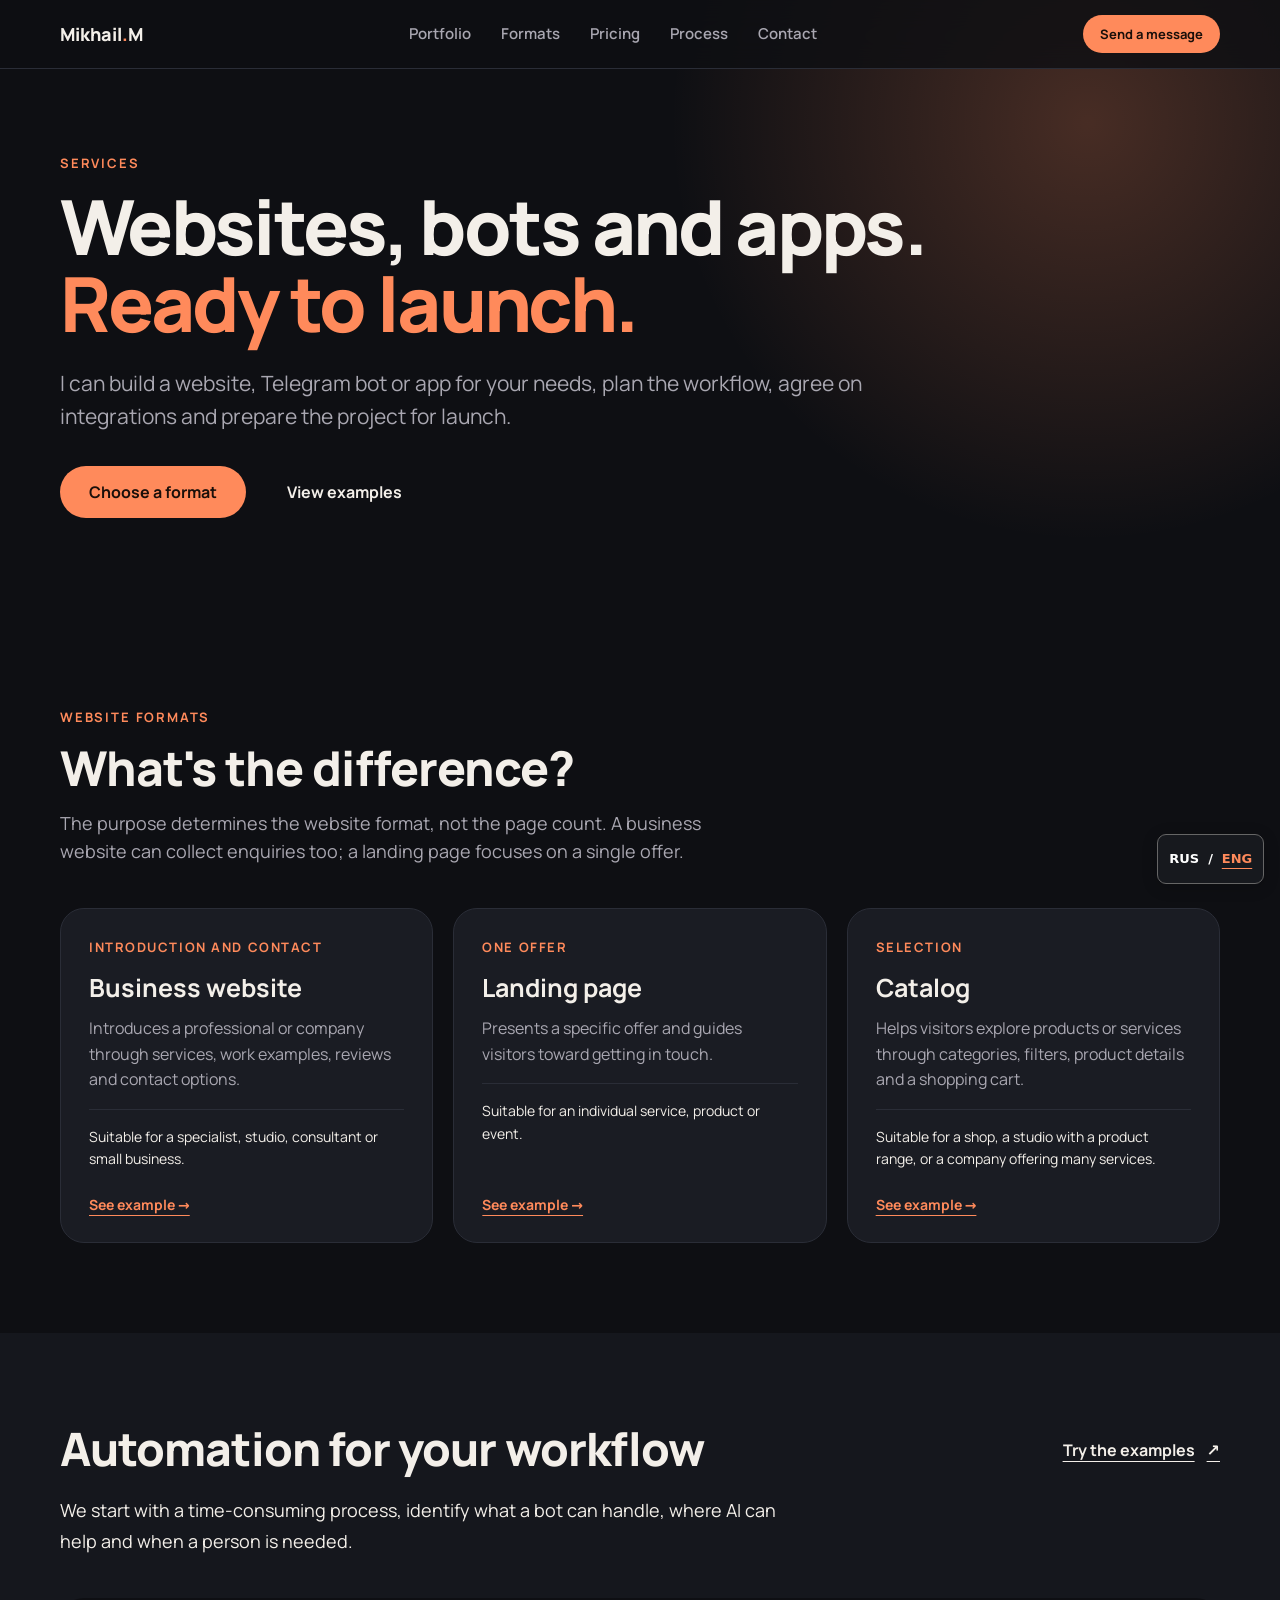
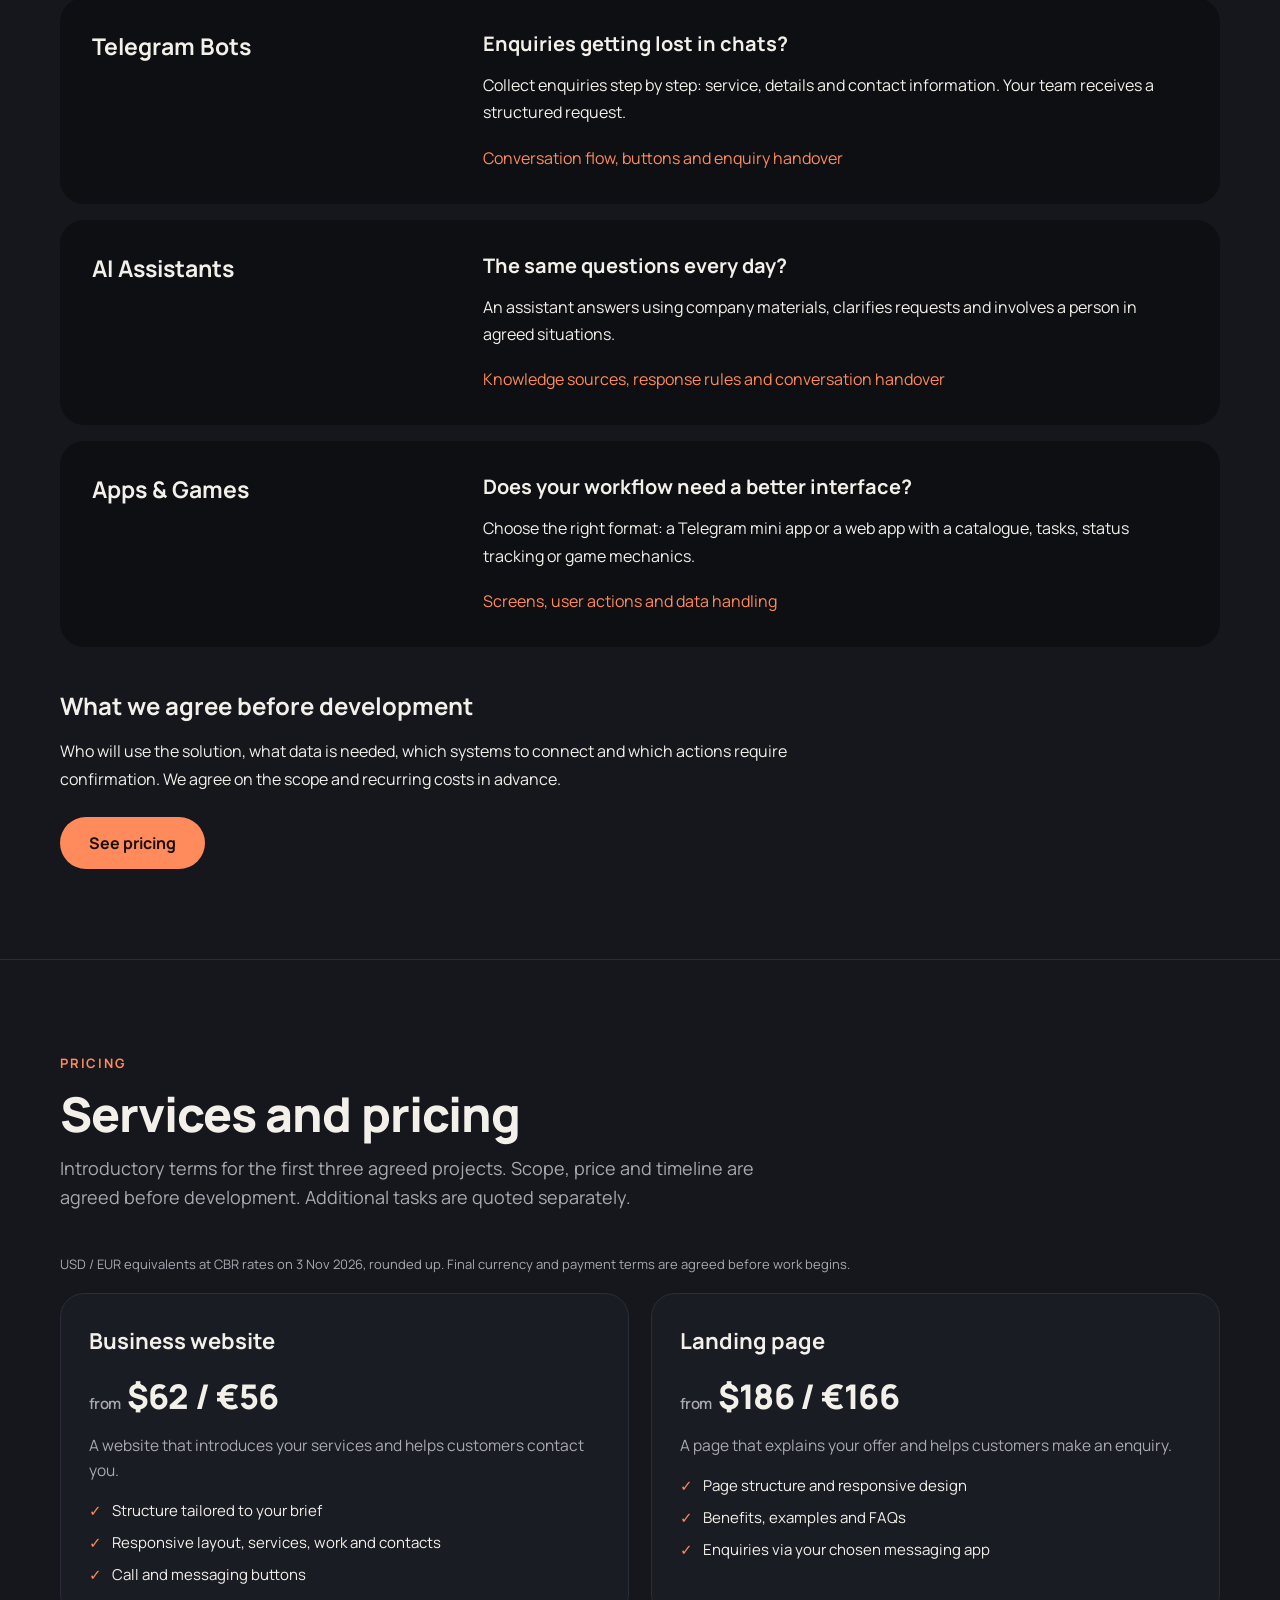
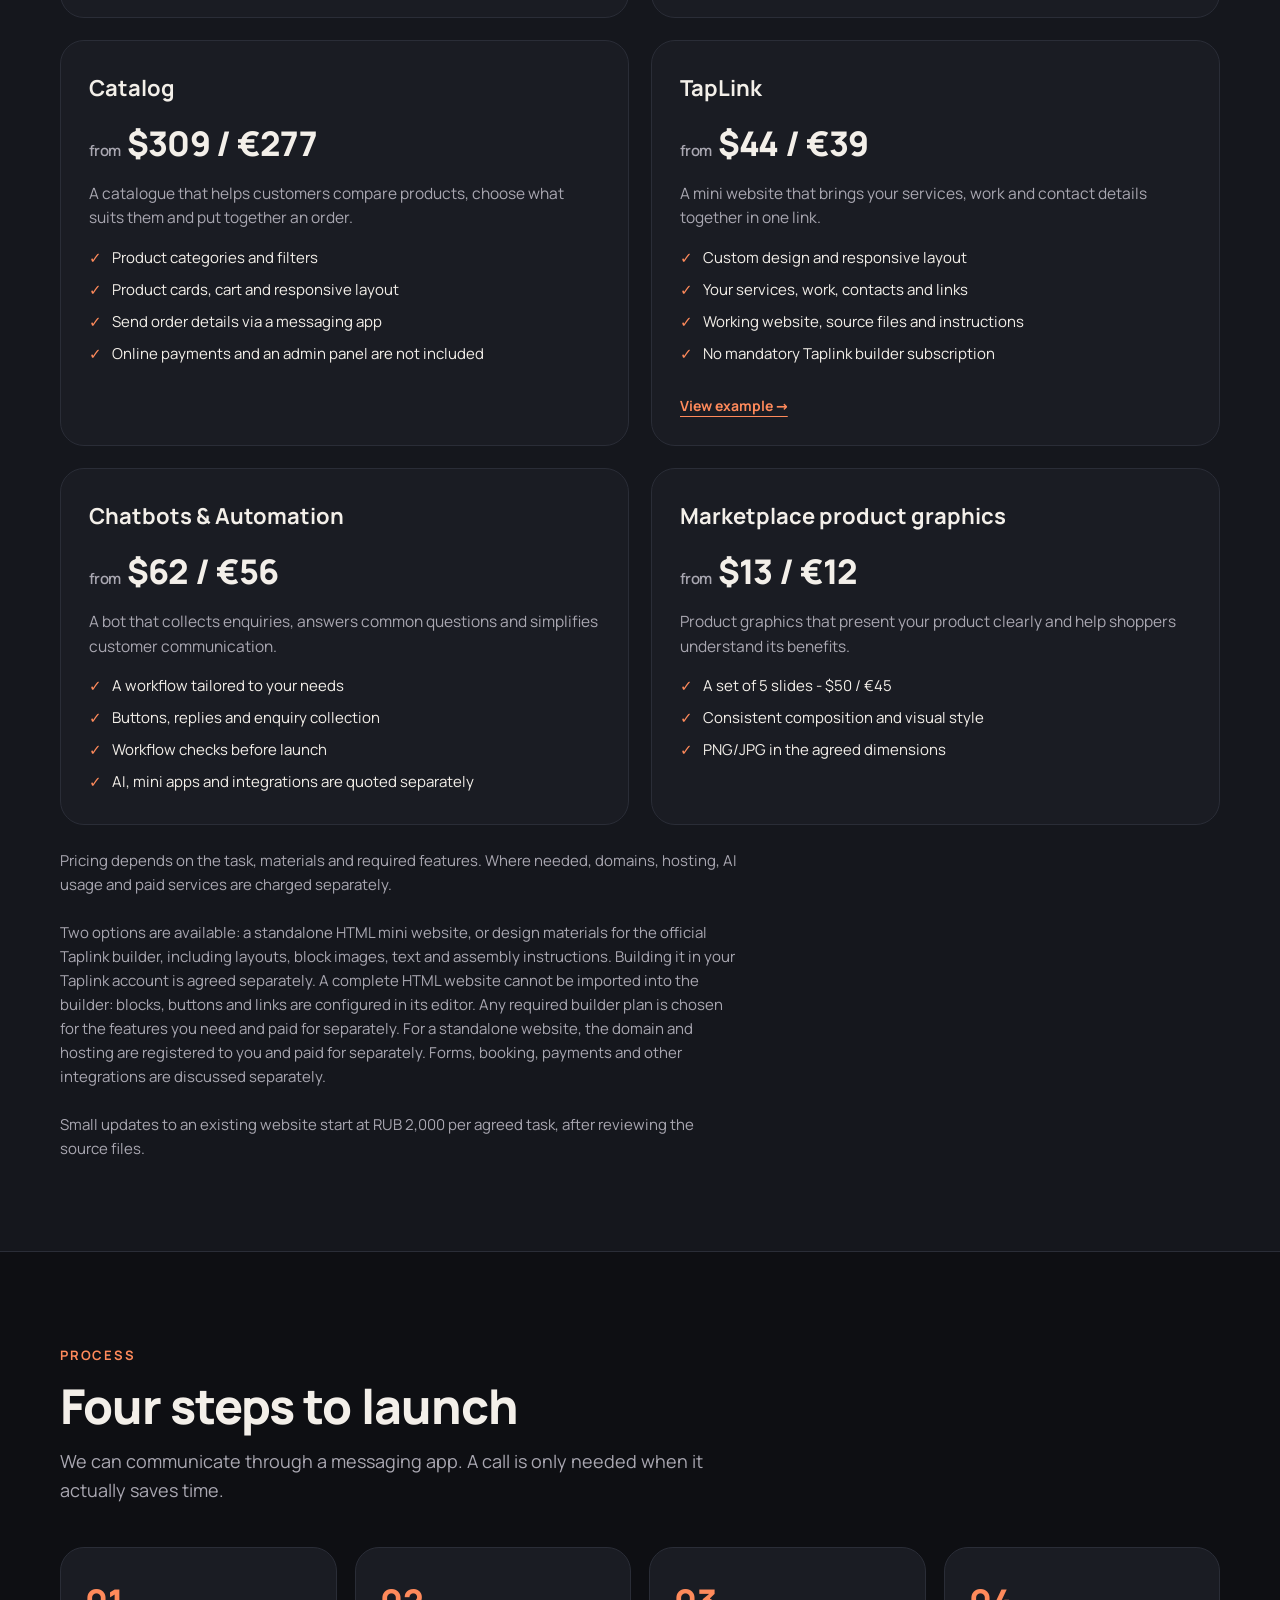
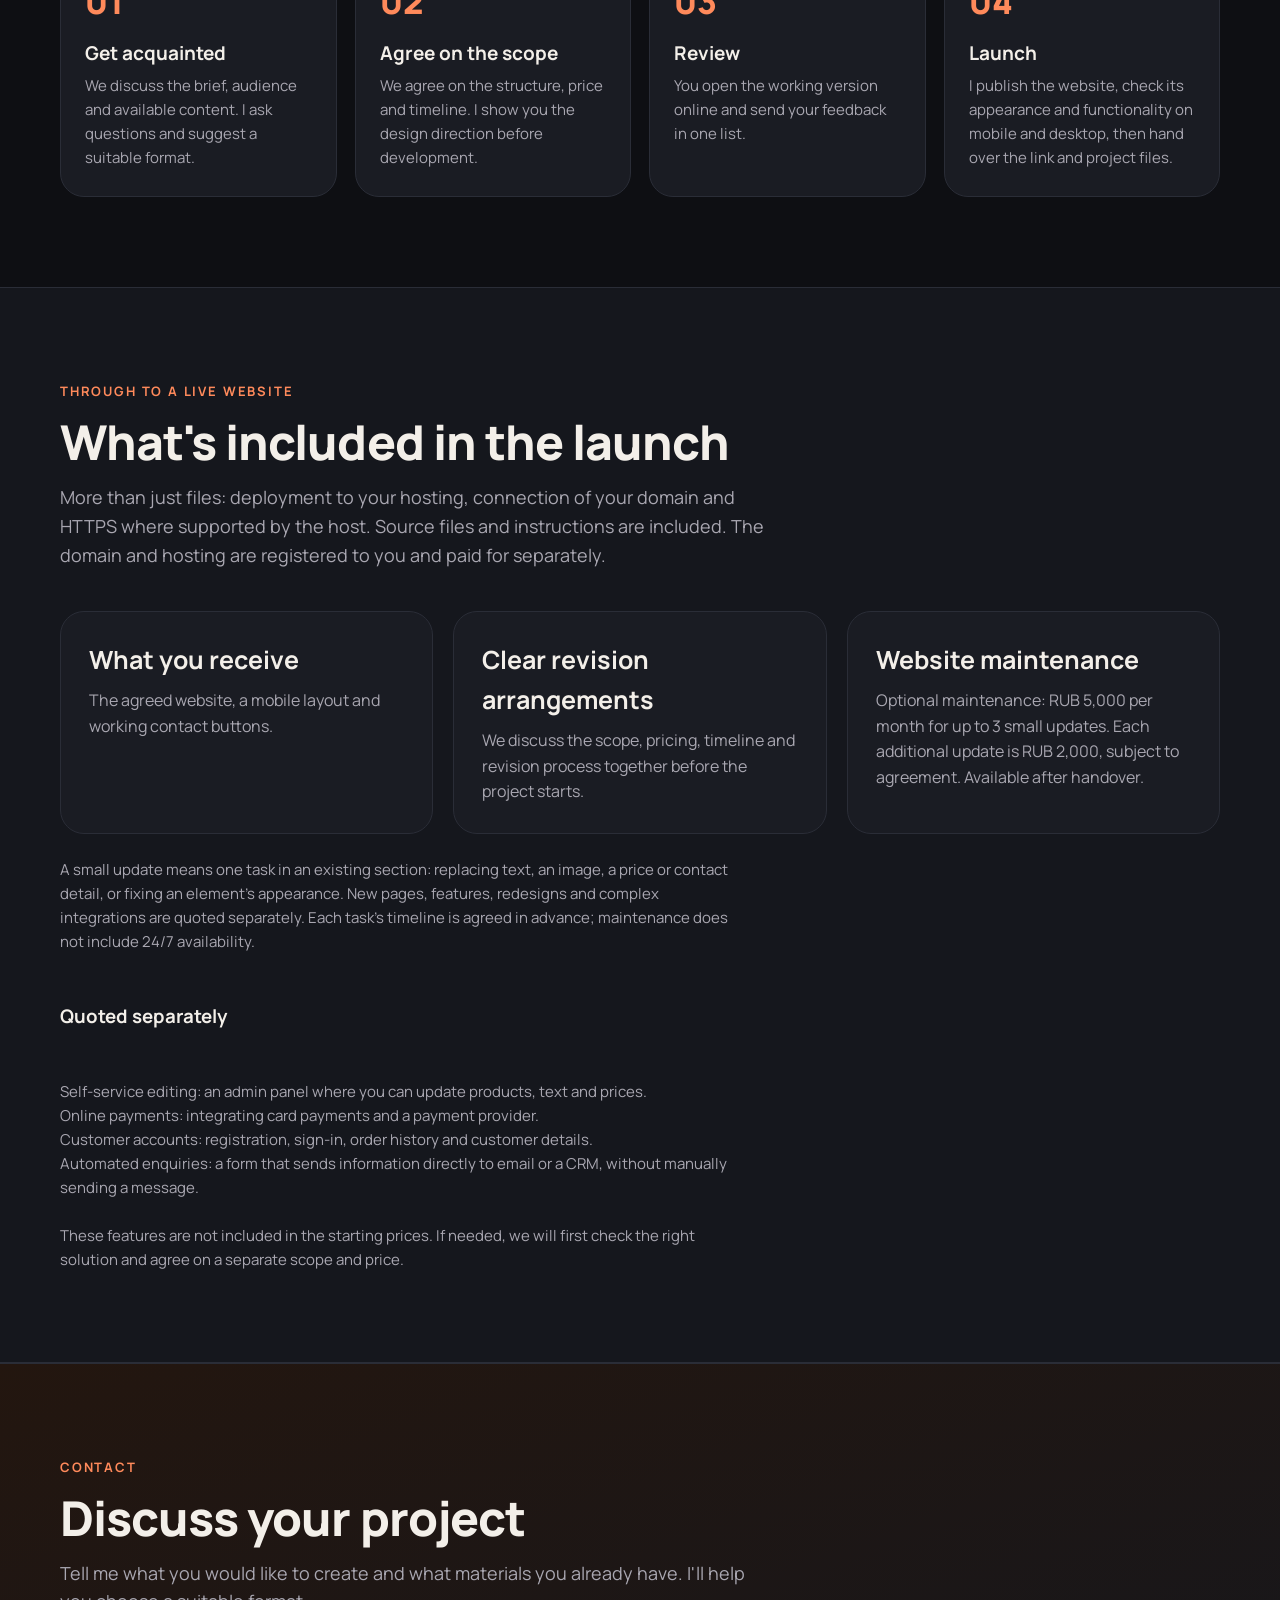
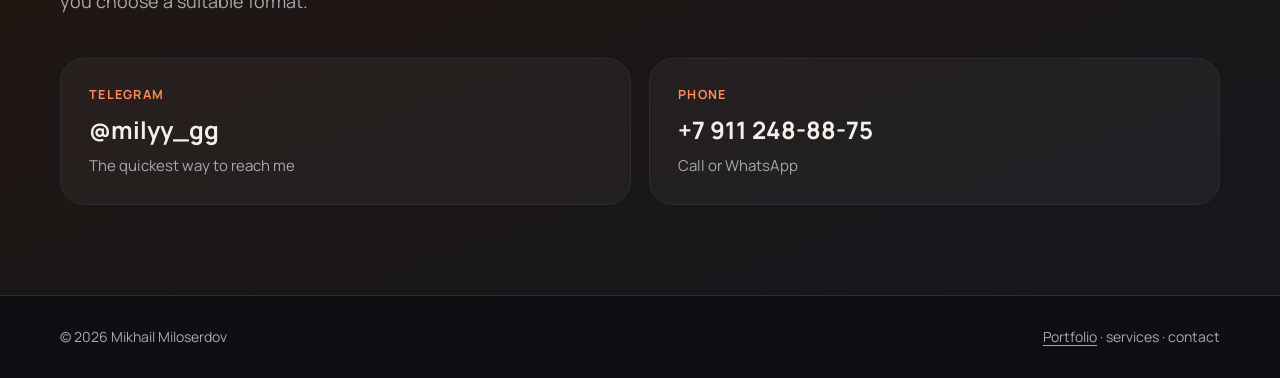
<file: services/index.html>
<!DOCTYPE html>
<html lang="ru">
<head>
<meta charset="UTF-8">
<meta name="viewport" content="width=device-width, initial-scale=1">
<title>Услуги и цены - Михаил Милосердов</title>
<meta name="description" content="Разработка сайтов-визиток, лендингов, каталогов, TapLink и карточек маркетплейсов. Форматы работы, цены и этапы проекта.">
<link rel="icon" href="data:image/svg+xml,<svg xmlns='http://www.w3.org/2000/svg' viewBox='0 0 100 100'><rect width='100' height='100' rx='24' fill='%23ff8a5b'/><text x='50' y='68' font-size='52' font-family='Arial' font-weight='800' text-anchor='middle' fill='%230e0f13'>М</text></svg>">
<link rel="stylesheet" href="../assets/fonts.css">
<style>
:root{--bg:#0e0f13;--bg2:#15171d;--card:#1a1c23;--line:#2a2d37;--text:#f3efe9;--soft:#a9a7b1;--accent:#ff8a5b;--accent2:#ffd27a;--radius:24px;--font:"Manrope","Segoe UI",system-ui,Arial,sans-serif}
*{box-sizing:border-box;margin:0;padding:0}
html{scroll-behavior:smooth;scroll-padding-top:84px}
body{font-family:var(--font);background:var(--bg);color:var(--text);line-height:1.6;font-size:16px;overflow-x:hidden}
a{color:inherit}ul,ol{list-style:none}.wrap{width:min(1160px,100% - 32px);margin-inline:auto}.section{padding:90px 0}
.eyebrow{display:inline-block;font-size:13px;font-weight:700;letter-spacing:.14em;text-transform:uppercase;color:var(--accent);margin-bottom:14px}
h1{font-size:clamp(42px,7vw,76px);line-height:1.02;letter-spacing:-.035em;font-weight:800;max-width:900px;margin-bottom:24px}
h1 em{font-style:normal;color:var(--accent)}
h2{font-size:clamp(30px,5vw,48px);line-height:1.1;letter-spacing:-.02em;font-weight:800;margin-bottom:14px}
.lead{color:var(--soft);max-width:64ch;font-size:18px;margin-bottom:42px}
.btn{display:inline-flex;align-items:center;justify-content:center;min-height:52px;padding:0 28px;border-radius:100px;font:700 16px var(--font);text-decoration:none;border:1.5px solid transparent;transition:transform .2s,background .2s,border-color .2s,color .2s}
.btn:hover{transform:translateY(-2px)}.btn--main{background:var(--accent);color:#1a0f0a}.btn--main:hover{background:#ffa07a}.btn--ghost{border-color:var(--line)}.btn--ghost:hover{border-color:var(--accent);color:var(--accent)}
.top{position:fixed;inset:0 0 auto;z-index:50;background:rgba(14,15,19,.82);backdrop-filter:blur(14px);border-bottom:1px solid var(--line)}
.top__in{display:flex;align-items:center;justify-content:space-between;min-height:68px;gap:16px}.logo{font-weight:800;font-size:18px;text-decoration:none}.logo span{color:var(--accent)}.nav{display:none;gap:30px}.nav a{text-decoration:none;color:var(--soft);font-weight:600;font-size:15px}.nav a:hover,.nav a[aria-current="page"]{color:var(--text)}.top .btn{min-height:38px;padding:0 16px;font-size:13px}@media(min-width:900px){.nav{display:flex}}
.hero{padding:150px 0 96px;position:relative;overflow:hidden;background:radial-gradient(circle at 85% 20%,rgba(255,138,91,.24),transparent 35%)}
.hero__actions{display:flex;flex-wrap:wrap;gap:12px;margin-top:32px}
#types .example-btn{margin-top:auto;padding-top:24px}
.hero p{font-size:clamp(17px,2.4vw,21px);color:var(--soft);max-width:64ch;margin-bottom:0}
  .types{display:grid;gap:20px}.type{background:var(--card);border:1px solid var(--line);border-radius:var(--radius);padding:28px;display:flex;flex-direction:column}.type b{display:block;color:var(--accent);font-size:13px;letter-spacing:.12em;text-transform:uppercase;margin-bottom:10px}.type h3{font-size:25px;margin-bottom:8px}.type p{color:var(--soft)}.type .example{margin-top:16px;padding-top:16px;border-top:1px solid var(--line);font-size:14px;color:var(--text)}.example-btn{margin-top:20px;align-self:flex-start;border:0;background:transparent;color:var(--accent);font:700 14px var(--font);cursor:pointer;padding:0;text-decoration:underline;text-underline-offset:5px}.example-btn:hover{color:#ffa07a}@media(min-width:820px){.types{grid-template-columns:repeat(3,minmax(0,1fr))}}
.band{background:var(--bg2);border-block:1px solid var(--line)}
.prices{display:grid;gap:22px}.price{background:var(--card);border:1px solid var(--line);border-radius:var(--radius);padding:30px 28px;display:flex;flex-direction:column;gap:10px}.price{position:relative;isolation:isolate;transition:border-color 180ms ease,box-shadow 180ms ease}.price::after{content:"";position:absolute;inset:0;z-index:-1;border-radius:inherit;pointer-events:none;background:linear-gradient(160deg,#241a16,var(--card));opacity:0;transition:opacity 180ms ease}.price:focus-visible,.price.is-selected{border-color:var(--accent);box-shadow:0 0 22px #ff87551a;outline:none}.price:focus-visible::after,.price.is-selected::after{opacity:1}@media(hover:hover) and (pointer:fine){.price:hover{border-color:var(--accent);box-shadow:0 0 22px #ff87551a}.price:hover::after{opacity:1}}@media(prefers-reduced-motion:reduce){.price,.price::after{transition:none}}.price h3{font-size:22px}.cost{font-size:34px;font-weight:800;letter-spacing:-.02em}.cost small{font-size:15px;color:var(--soft);font-weight:600}.price p{color:var(--soft);font-size:15.5px}.price ul{margin-top:6px;display:grid;gap:8px;font-size:15px}.price li::before{content:"✓";color:var(--accent);font-weight:800;margin-right:10px}@media(min-width:720px){.prices{grid-template-columns:repeat(2,minmax(0,1fr))}}
.note{margin-top:24px;color:var(--soft);font-size:15px;max-width:76ch}
#launch > .wrap > h3{margin-block:48px}
#launch > .wrap > h3 + .note{margin-top:0}
.steps{display:grid;gap:18px;counter-reset:s}.steps li{counter-increment:s;background:var(--card);border:1px solid var(--line);border-radius:var(--radius);padding:26px 24px}.steps li::before{content:"0" counter(s);display:block;font-size:34px;font-weight:800;color:var(--accent);margin-bottom:10px}.steps h3{font-size:19px;margin-bottom:6px}.steps p{color:var(--soft);font-size:15px}@media(min-width:760px){.steps{grid-template-columns:repeat(2,minmax(0,1fr))}}@media(min-width:1040px){.steps{grid-template-columns:repeat(4,minmax(0,1fr))}}
.terms{display:grid;gap:18px}.term{padding:24px 0;border-top:1px solid var(--line)}.term h3{font-size:20px;margin-bottom:6px}.term p{color:var(--soft);max-width:70ch}@media(min-width:800px){.terms{grid-template-columns:repeat(3,minmax(0,1fr))}.term{padding-right:28px}}
.contacts{background:linear-gradient(160deg,#23160f,var(--bg2));border-top:1px solid var(--line)}.cgrid{display:grid;gap:18px}.cbox{display:block;text-decoration:none;background:rgba(255,255,255,.04);border:1px solid var(--line);border-radius:var(--radius);padding:26px 28px;transition:border-color .2s,transform .2s}.cbox:hover{border-color:var(--accent);transform:translateY(-3px)}.cbox small{display:block;color:var(--accent);font-weight:700;letter-spacing:.1em;text-transform:uppercase;font-size:12.5px;margin-bottom:6px}.cbox strong{font-size:24px}.cbox span{display:block;color:var(--soft);font-size:15px;margin-top:4px}@media(min-width:760px){.cgrid{grid-template-columns:repeat(2,minmax(0,1fr))}}
  .modal{position:fixed;inset:0;z-index:100;display:none;place-items:center;padding:20px;background:rgba(4,5,8,.82);backdrop-filter:blur(8px)}.modal.open{display:grid}.modal__dialog{width:min(900px,100%);max-height:min(760px,calc(100vh - 40px));overflow:auto;background:var(--bg2);border:1px solid #3a3e4b;border-radius:28px;box-shadow:0 30px 90px rgba(0,0,0,.55)}.modal__top{display:flex;align-items:start;justify-content:space-between;gap:20px;padding:26px 28px;border-bottom:1px solid var(--line)}.modal__top h3{font-size:28px;line-height:1.15}.modal__top p{color:var(--soft);margin-top:5px}.modal__close{flex:0 0 42px;width:42px;height:42px;border-radius:50%;border:1px solid var(--line);background:var(--card);color:var(--text);font-size:22px;cursor:pointer}.modal__body{padding:28px}.example-layout{display:grid;gap:24px;align-items:center}.example-copy p{color:var(--soft);margin-bottom:14px}.example-copy ul{display:grid;gap:8px;margin-bottom:22px}.example-copy li::before{content:"✓";color:var(--accent);font-weight:800;margin-right:9px}.example-visual{border:1px solid var(--line);border-radius:20px;overflow:hidden;background:#111218;min-height:260px}.example-visual img{display:block;width:100%;height:100%;min-height:260px;object-fit:cover}.flow-demo{padding:22px;display:grid;gap:10px}.flow-demo div{border:1px solid #393d49;border-radius:13px;padding:14px 16px;background:#1c1f27}.flow-demo strong{display:block;margin-bottom:3px}.flow-demo span{color:var(--soft);font-size:13px}.flow-demo i{display:block;color:var(--accent);font-style:normal;text-align:center}@media(min-width:760px){.example-layout{grid-template-columns:minmax(0,.85fr) minmax(0,1.15fr)}}
footer{padding:30px 0;border-top:1px solid var(--line);color:var(--soft);font-size:14px}footer .wrap{display:flex;flex-wrap:wrap;justify-content:space-between;gap:10px}footer a{text-underline-offset:3px}
@media(prefers-reduced-motion:no-preference){.fade{opacity:0;transform:translateY(24px);transition:opacity .7s,transform .7s}.fade.in{opacity:1;transform:none}}
.example-visual{min-height:0}.example-visual img{height:auto;min-height:0;object-fit:contain}
.example-copy .btn{text-align:center}
@media(max-width:560px){
  .wrap{width:calc(100% - 28px)}
  .top__in{gap:10px}
  .top .btn{min-height:40px;padding:0 14px;font-size:13px;white-space:nowrap}
  .hero{padding:118px 0 76px}
  h1{font-size:clamp(36px,10.5vw,44px);overflow-wrap:anywhere}
  .hero p{font-size:17px;overflow-wrap:anywhere}
  .hero__actions .btn{flex:1 1 150px;padding:10px 16px;text-align:center}
  .example-copy .btn{display:flex;width:100%;padding:12px 20px;text-align:center}
  .example-visual{min-height:0}
  .example-visual img{height:auto;min-height:0;object-fit:contain}
  .section{padding:72px 0}
}
html[lang="ru"] .currency-note{display:none}.currency-note{color:var(--soft);font-size:13px;margin-bottom:18px}</style>
<script src="../translations.js" defer></script><script src="../language.js" defer></script>
<link rel="stylesheet" href="../assets/automation.css">
</head>
<body data-service-currency>
<header class="top">
  <div class="wrap top__in">
    <a class="logo" href="../index.html">Михаил<span>.</span>М</a>
    <nav class="nav" aria-label="Разделы">
      <a href="../index.html#works">Портфолио</a>
      <a href="#types">Форматы</a>
      <a href="#prices">Цены</a>
      <a href="#how">Процесс</a>
      <a href="#contacts">Контакты</a>
    </nav>
    <a class="btn btn--main" href="https://t.me/milyy_gg" target="_blank" rel="noopener">Написать</a>
  </div>
</header>

<main>
<section class="hero">
  <div class="wrap">
    <span class="eyebrow">услуги</span>
    <h1>Сайты, боты и приложения.<br><em>Готовый запуск.</em></h1>
    <p>Создам сайт, Telegram-бота или приложение для вашей задачи. Помогу продумать сценарий, согласовать подключения и подготовить проект к запуску.</p>
    <div class="hero__actions"><a class="btn btn--main" href="#prices">Выбрать формат</a><a class="btn" href="#types">Посмотреть примеры</a></div>
  </div>
</section>

<section class="section" id="types">
  <div class="wrap">
    <span class="eyebrow">форматы сайтов</span>
    <h2>В чём разница</h2>
    <p class="lead">Тип сайта определяет задача, а не количество страниц. Сайт-визитка тоже может принимать заявки; лендинг строится вокруг одного предложения.</p>
    <div class="types">
      <article class="type fade"><b>Знакомство и связь</b><h3>Сайт-визитка</h3><p>Представляет специалиста или компанию: услуги, примеры работ, отзывы и способы связи.</p><p class="example">Подходит мастеру, студии, консультанту или небольшой компании.</p><button class="example-btn" type="button" data-example="business">Показать пример →</button></article>
      <article class="type fade"><b>Одно предложение</b><h3>Лендинг</h3><p>Представляет одно конкретное предложение и последовательно ведёт посетителя к обращению.</p><p class="example">Подходит отдельной услуге, продукту или мероприятию.</p><button class="example-btn" type="button" data-example="landing">Показать пример →</button></article>
      <article class="type fade"><b>Выбор</b><h3>Каталог</h3><p>Помогает просматривать множество товаров или услуг: категории, фильтры, карточки и корзина.</p><p class="example">Подходит магазину, студии с ассортиментом или компании с большим списком услуг.</p><button class="example-btn" type="button" data-example="catalog">Показать пример →</button></article>
    </div>
  </div>
</section>

<section class="section automation automation--services" id="automation" aria-labelledby="automation-title"><div class="wrap"><div class="auto-service-heading"><div><h2 id="automation-title">Автоматизация под вашу задачу</h2><p class="auto-intro">Начнём с процесса, который отнимает время. Определим, что можно передать боту, где поможет ИИ и когда нужен человек.</p></div><a class="auto-more" href="../index.html#automation">Попробовать примеры <span aria-hidden="true">↗</span></a></div><div class="auto-service-list"><article class="auto-service-row"><h3>Telegram-боты</h3><div><h4>Заявки теряются в переписке?</h4><p>Соберём обращение по шагам: услуга, детали и контакт. Сотрудник получит структурированную заявку.</p><p class="auto-deliverable">Сценарий диалога, кнопки и передача заявки</p></div></article><article class="auto-service-row"><h3>ИИ-помощники</h3><div><h4>Одни и те же вопросы каждый день?</h4><p>Помощник отвечает по материалам компании, уточняет запрос и подключает человека в согласованных ситуациях.</p><p class="auto-deliverable">Источники ответов, правила и передача диалога</p></div></article><article class="auto-service-row"><h3>Приложения и игры</h3><div><h4>Задаче нужен удобный интерфейс?</h4><p>Подберём формат: мини-приложение в Telegram или веб-приложение с каталогом, задачами, статусами либо игровой механикой.</p><p class="auto-deliverable">Экраны, действия пользователя и работа с данными</p></div></article></div><div class="auto-service-brief"><h3>Что обсудим до разработки</h3><p>Кто будет пользоваться решением, какие данные нужны, с чем связать систему и какие действия требуют подтверждения. Заранее согласуем состав работ и регулярные расходы.</p><a class="btn btn--main" href="#automation-price">Перейти к стоимости</a></div></div></section>

<section class="section band" id="prices">
  <div class="wrap">
    <span class="eyebrow">стоимость</span>
    <h2>Услуги и цены</h2>
    <p class="lead">Стартовые условия для первых трёх согласованных проектов. Фиксируем состав, стоимость и срок до разработки. Новые задачи оцениваются отдельно.</p>
    <p lang="en" class="currency-note">USD / EUR equivalents at CBR rates on 3 Nov 2026, rounded up. Final currency and payment terms are agreed before work begins.</p><div class="prices">
      <article tabindex="0" class="price fade"><h3>Сайт-визитка</h3><div class="cost"><small>от</small> 5 000 ₽</div><p>Сайт знакомит с вашими услугами и помогает клиенту связаться с вами.</p><ul><li>Структура под вашу задачу</li><li>Адаптив, услуги, работы и контакты</li><li>Кнопки звонка и мессенджера</li></ul></article>
      <article tabindex="0" class="price fade"><h3>Лендинг</h3><div class="cost"><small>от</small> 15 000 ₽</div><p>Страница раскрывает ваше предложение и помогает клиенту оставить заявку.</p><ul><li>Структура и адаптация под разные экраны</li><li>Преимущества, примеры и ответы на вопросы</li><li>Обращение через согласованный мессенджер</li></ul></article>
      <article tabindex="0" class="price fade"><h3>Каталог</h3><div class="cost"><small>от</small> 25 000 ₽</div><p>Каталог помогает сравнить товары, выбрать подходящее и собрать заказ.</p><ul><li>Категории и фильтры товаров</li><li>Карточки, корзина и адаптив</li><li>Передача состава заказа через мессенджер</li><li>Без онлайн-оплаты и админ-панели</li></ul></article>
      <article tabindex="0" class="price fade" id="taplink"><h3>TapLink</h3><div class="cost"><small>от</small> 3 500 ₽</div><p>Мини-сайт объединяет услуги, работы и контакты по одной ссылке.</p><ul><li>Индивидуальное оформление и адаптив</li><li>Ваши услуги, работы, контакты и ссылки</li><li>Рабочая страница, исходники и инструкция</li><li>Без обязательной подписки на конструктор Taplink</li></ul><a class="example-btn" href="https://milyygg.github.io/TapLink/" target="_blank" rel="noopener">Посмотреть пример →</a></article>
      <article tabindex="0" class="price fade" id="automation-price"><h3>Чат-боты и автоматизация</h3><div class="cost"><small>от</small> 5 000 ₽</div><p>Бот собирает заявки, отвечает на частые вопросы и упрощает общение с клиентами.</p><ul><li>Сценарий под вашу задачу</li><li>Кнопки, ответы и сбор заявки</li><li>Проверка сценария перед запуском</li><li>ИИ, мини-приложения и интеграции - по отдельной оценке</li></ul></article>
      <article tabindex="0" class="price fade"><h3>Карточки маркетплейса</h3><div class="cost"><small>от</small> 1 000 ₽</div><p>Карточки наглядно показывают товар и помогают покупателю разобраться в его преимуществах.</p><ul><li>Комплект из 5 слайдов - 4 000 ₽</li><li>Композиция и оформление в едином стиле</li><li>PNG/JPG в согласованном размере</li></ul></article>
    </div>
    <p class="note">Стоимость зависит от задачи, материалов и нужных функций. При необходимости домен, размещение, использование ИИ и платные сервисы оплачиваются отдельно.</p>
    <p class="note">Есть два формата: самостоятельный HTML-мини-сайт или дизайн-материалы для официального Taplink - макет, изображения блоков, тексты и инструкция по сборке. Сборка в вашем аккаунте конструктора согласуется отдельно. HTML-сайт нельзя импортировать туда целиком: блоки, кнопки и ссылки настраиваются в редакторе. Тариф конструктора выбирается под нужные функции и оплачивается отдельно, если требуется. Для самостоятельного сайта домен и хостинг оформляются на вас и оплачиваются отдельно. Формы, онлайн-запись, оплата и другие интеграции обсуждаются отдельно.</p>
    <p class="note">Небольшая доработка существующего сайта - от 2000 ₽ за одну согласованную задачу после проверки исходников.</p>
  </div>
</section>

<section class="section" id="how">
  <div class="wrap">
    <span class="eyebrow">процесс</span>
    <h2>Четыре шага до запуска</h2>
    <p class="lead">Общаться можно в мессенджере. Созвон требуется только тогда, когда так действительно быстрее.</p>
    <ol class="steps">
      <li class="fade"><h3>Знакомимся</h3><p>Обсуждаем задачу, аудиторию и материалы. Я задаю вопросы и предлагаю подходящий формат.</p></li>
      <li class="fade"><h3>Согласовываем</h3><p>Фиксируем структуру, стоимость и срок. До разработки показываю направление страницы.</p></li>
      <li class="fade"><h3>Проверяем</h3><p>Вы открываете рабочую версию по ссылке и присылаете замечания одним списком.</p></li>
      <li class="fade"><h3>Запускаем</h3><p>Публикую сайт, проверяю, как он выглядит и работает на смартфоне и компьютере, затем передаю ссылку и файлы проекта.</p></li>
    </ol>
  </div>
</section>

<section class="section band" id="launch"><div class="wrap"><span class="eyebrow">до работающего адреса</span><h2>Что входит в запуск</h2><p class="lead">Не просто файлы: размещение на вашем хостинге, подключение вашего домена и HTTPS при поддержке хостинга. Передаю исходники и инструкцию. Домен и хостинг оформляются на вас и оплачиваются отдельно.</p><div class="types"><article class="type"><h3>Ваш результат</h3><p>Согласованный сайт, мобильная версия и рабочие кнопки обращения.</p></article><article class="type"><h3>Понятные правки</h3><p>Состав работы, стоимость, сроки и порядок внесения изменений обсуждаем лично перед началом проекта.</p></article><article class="type"><h3>Поддержка сайта</h3><p>По желанию - 5 000 ₽ в месяц: до 3 небольших правок. Каждая следующая - 2 000 ₽ после согласования. Можно подключить после передачи сайта.</p></article></div><p class="note">Небольшая правка - одна задача в существующем блоке: заменить текст, изображение, цену или контакт либо поправить отображение элемента. Новые страницы, функции, редизайн и сложные интеграции оцениваются отдельно. Срок каждой задачи согласуем до начала; поддержка не означает круглосуточное дежурство.</p><h3>Что обсуждаем отдельно</h3><ul class="note"><li>Редактирование без разработчика: отдельная панель, где вы самостоятельно меняете товары, тексты и цены.</li><li>Оплата на сайте: подключение приёма платежей картой и платёжного сервиса.</li><li>Личный кабинет: регистрация, вход, история заказов и персональные данные клиента.</li><li>Автоматическая отправка заявок: форма, которая сама передаёт данные на почту или в систему учёта клиентов, без ручной отправки через мессенджер.</li></ul><p class="note">Эти возможности не входят в стартовые цены. Если они нужны, сначала проверим подходящее решение и согласуем отдельный объём и стоимость.</p></div></section>

<section class="section contacts" id="contacts">
  <div class="wrap">
    <span class="eyebrow">контакты</span>
    <h2>Обсудить задачу</h2>
    <p class="lead">Напишите, что хотите сделать и какие материалы уже есть. Я помогу определить подходящий формат.</p>
    <div class="cgrid">
      <a class="cbox" href="https://t.me/milyy_gg" target="_blank" rel="noopener"><small>Telegram</small><strong>@milyy_gg</strong><span>Самый быстрый способ связи</span></a>
      <a class="cbox" href="tel:+79112488875"><small>Телефон</small><strong>+7 911 248-88-75</strong><span>Звонок или WhatsApp</span></a>
    </div>
  </div>
</section>
</main>

<div class="modal" id="exampleModal" role="dialog" aria-modal="true" aria-labelledby="exampleTitle" aria-hidden="true">
  <div class="modal__dialog">
    <div class="modal__top">
      <div><h3 id="exampleTitle">Пример формата</h3><p id="exampleSubtitle"></p></div>
      <button class="modal__close" id="exampleClose" type="button" aria-label="Закрыть">×</button>
    </div>
    <div class="modal__body" id="exampleBody"></div>
  </div>
</div>

<footer><div class="wrap"><span>© 2026 Михаил Милосердов</span><span><a href="../index.html">Портфолио</a> · услуги · контакты</span></div></footer>
<script>
(function(){
  var els=document.querySelectorAll('.fade');
  if(!('IntersectionObserver'in window)){els.forEach(function(e){e.classList.add('in')})}
  else{var io=new IntersectionObserver(function(es){es.forEach(function(e){if(e.isIntersecting){e.target.classList.add('in');io.unobserve(e.target)}})},{threshold:.1});els.forEach(function(e){io.observe(e)})}

  var prices=document.querySelector('.prices');
  function clearPriceSelection(){prices.querySelectorAll('.is-selected').forEach(function(card){card.classList.remove('is-selected')})}
  document.addEventListener('click',function(event){
    var card=event.target.closest('.prices .price');
    if(!card){clearPriceSelection();return}
    if(event.target.closest('a,button,input,select,textarea'))return;
    if(event.pointerType==='touch'||event.pointerType==='pen'||window.matchMedia('(hover: none)').matches){
      var selected=card.classList.contains('is-selected');clearPriceSelection();
      if(!selected)card.classList.add('is-selected');
    }
  });
  document.addEventListener('pointermove',function(event){if(event.pointerType==='mouse')clearPriceSelection()},{passive:true});
  document.addEventListener('keydown',function(event){if(event.key==='Escape'){clearPriceSelection();if(document.activeElement.matches('.prices .price'))document.activeElement.blur()}});

  var modal=document.getElementById('exampleModal');
  var title=document.getElementById('exampleTitle');
  var subtitle=document.getElementById('exampleSubtitle');
  var body=document.getElementById('exampleBody');
  var close=document.getElementById('exampleClose');
  var examples={
    business:{title:'Сайт-визитка',subtitle:'Пример: Pigeon Service - сайт частного мастера',html:'<div class="example-layout"><div class="example-copy"><p>Посетитель узнаёт о специалисте, изучает услуги и работы, затем выбирает способ связи.</p><ul><li>Информация о мастере</li><li>Услуги, цены и примеры работ</li><li>Кнопки связи и записи</li></ul><p>Сайт для клиента, согласованный с мастером.</p><a class="btn btn--main" href="https://milyygg.github.io/pigeon-service/" target="_blank" rel="noopener">Открыть сайт мастера</a></div><div class="example-visual"><img data-src-en="../assets/previews/pigeon-paired-en.webp" src="../assets/previews/pigeon-paired-ru.webp"  sizes="(min-width: 760px) 480px, 90vw" width="1200" height="675" decoding="async" alt="Сайт-визитка Pigeon Service"></div></div>'},
    landing:{title:'Лендинг',subtitle:'Демонстрационный проект: квест «Последний сигнал»',html:'<div class="example-layout"><div class="example-copy"><p>Страница рекламирует один квест и ведёт к одному действию - выбору сеанса.</p><ul><li>Атмосферный первый экран и сюжет</li><li>Условия игры и ответы на вопросы</li><li>Выбор даты, времени и числа участников</li><li>Расчёт цены команды и пример бронирования</li></ul><p>Квест, расписание и цены вымышлены. Подтверждение демонстрационное: реальные бронирования не создаются.</p><a class="btn btn--main" href="https://milyygg.github.io/demo-last-signal/" target="_blank" rel="noopener">Открыть лендинг квеста</a></div><div class="example-visual"><img data-src-en="../assets/previews/last-signal-paired-en.webp" src="../assets/previews/last-signal-paired-ru.webp"  sizes="(min-width: 760px) 480px, 90vw" width="1200" height="750" decoding="async" alt="Лендинг квеста Последний сигнал"></div></div>'},
    catalog:{title:'Каталог',subtitle:'Демонстрационный проект: цветочная студия FLEUR',html:'<div class="example-layout"><div class="example-copy"><p>Каталог помогает сравнивать позиции и выбирать, поэтому здесь важны навигация, фильтры и удобные карточки.</p><ul><li>Категории и фильтры</li><li>Карточки товаров</li><li>Корзина и сценарий оформления заказа</li></ul><p>FLEUR - вымышленный магазин. Формы демонстрируют сценарий заказа без отправки заявки.</p><a class="btn btn--main" href="https://milyygg.github.io/fleur-flowers/" target="_blank" rel="noopener">Открыть демо-каталог</a></div><div class="example-visual"><img data-src-en="../assets/previews/fleur-paired-en.webp" src="../assets/previews/fleur-paired-ru.webp"  sizes="(min-width: 760px) 480px, 90vw" width="1200" height="675" decoding="async" alt="Демонстрационный каталог FLEUR"></div></div>'}
  };
  var warmedExamples={};
  function warmExampleImages(key){
    if(warmedExamples[key]||!examples[key])return;
    warmedExamples[key]=true;
    var template=document.createElement('template');template.innerHTML=examples[key].html;
    template.content.querySelectorAll('img').forEach(function(source){
      var image=new Image();image.sizes=source.sizes;image.srcset=source.srcset;image.src=source.src;
    });
  }
  var warmAll=function(){Object.keys(examples).forEach(warmExampleImages)};
  if('requestIdleCallback' in window)requestIdleCallback(warmAll,{timeout:2000});
  else window.addEventListener('load',warmAll,{once:true});
  document.querySelectorAll('[data-example]').forEach(function(button){
    button.addEventListener('pointerenter',function(){warmExampleImages(button.dataset.example)},{once:true});
    button.addEventListener('focus',function(){warmExampleImages(button.dataset.example)},{once:true});
  });
  function openExample(key){var item=examples[key];if(!item)return;title.textContent=item.title;subtitle.textContent=item.subtitle;body.innerHTML=item.html;modal.classList.add('open');modal.setAttribute('aria-hidden','false');document.body.style.overflow='hidden';close.focus()}
  function closeExample(){modal.classList.remove('open');modal.setAttribute('aria-hidden','true');document.body.style.overflow=''}
  document.querySelectorAll('[data-example]').forEach(function(button){button.addEventListener('click',function(){openExample(button.dataset.example)})});
  close.addEventListener('click',closeExample);
  modal.addEventListener('click',function(e){if(e.target===modal)closeExample()});
  document.addEventListener('keydown',function(e){if(e.key==='Escape'&&modal.classList.contains('open'))closeExample()});
})();
</script>
</body>
</html>
</file>
<file: assets/fonts.css>
@font-face{font-family:'Manrope';font-weight:400;font-style:normal;font-display:swap;src:url('fonts/manrope-normal-400-cyrillic.woff2') format('woff2');unicode-range:U+0301,U+0400-045F,U+0490-0491,U+04B0-04B1,U+2116}
@font-face{font-family:'Manrope';font-weight:400;font-style:normal;font-display:swap;src:url('fonts/manrope-normal-400-latin.woff2') format('woff2');unicode-range:U+0000-00FF,U+0131,U+0152-0153,U+02BB-02BC,U+02C6,U+02DA,U+02DC,U+2000-206F,U+20AC,U+2122,U+2191,U+2193,U+2212,U+2215,U+FEFF,U+FFFD}
@font-face{font-family:'Manrope';font-weight:600;font-style:normal;font-display:swap;src:url('fonts/manrope-normal-600-cyrillic.woff2') format('woff2');unicode-range:U+0301,U+0400-045F,U+0490-0491,U+04B0-04B1,U+2116}
@font-face{font-family:'Manrope';font-weight:600;font-style:normal;font-display:swap;src:url('fonts/manrope-normal-600-latin.woff2') format('woff2');unicode-range:U+0000-00FF,U+0131,U+0152-0153,U+02BB-02BC,U+02C6,U+02DA,U+02DC,U+2000-206F,U+20AC,U+2122,U+2191,U+2193,U+2212,U+2215,U+FEFF,U+FFFD}
@font-face{font-family:'Manrope';font-weight:700;font-style:normal;font-display:swap;src:url('fonts/manrope-normal-700-cyrillic.woff2') format('woff2');unicode-range:U+0301,U+0400-045F,U+0490-0491,U+04B0-04B1,U+2116}
@font-face{font-family:'Manrope';font-weight:700;font-style:normal;font-display:swap;src:url('fonts/manrope-normal-700-latin.woff2') format('woff2');unicode-range:U+0000-00FF,U+0131,U+0152-0153,U+02BB-02BC,U+02C6,U+02DA,U+02DC,U+2000-206F,U+20AC,U+2122,U+2191,U+2193,U+2212,U+2215,U+FEFF,U+FFFD}
@font-face{font-family:'Manrope';font-weight:800;font-style:normal;font-display:swap;src:url('fonts/manrope-normal-800-cyrillic.woff2') format('woff2');unicode-range:U+0301,U+0400-045F,U+0490-0491,U+04B0-04B1,U+2116}
@font-face{font-family:'Manrope';font-weight:800;font-style:normal;font-display:swap;src:url('fonts/manrope-normal-800-latin.woff2') format('woff2');unicode-range:U+0000-00FF,U+0131,U+0152-0153,U+02BB-02BC,U+02C6,U+02DA,U+02DC,U+2000-206F,U+20AC,U+2122,U+2191,U+2193,U+2212,U+2215,U+FEFF,U+FFFD}
</file>
<file: assets/motion.css>
/* Progressive enhancement: content stays visible if JavaScript is unavailable. */
.fade,.fade.in{opacity:1;transform:none}
.motion-control{appearance:none;background:transparent;color:var(--soft);border:1px solid var(--line);border-radius:100px;padding:8px 14px;min-height:40px;cursor:pointer;font:600 14px var(--font)}
.motion-control:hover{color:var(--text);border-color:var(--accent)}
.motion-control:focus-visible{outline:3px solid var(--accent);outline-offset:4px}
@media(prefers-reduced-motion:no-preference){
  @supports(animation-timeline:view()){
    html:not([data-motion=off]) .works .work{animation:case-arrive linear both;animation-timeline:view();animation-range:entry 0% entry 78%;transform-origin:50% 80%}
    html:not([data-motion=off]) .works .work:nth-child(even){animation-name:case-arrive-right}
    html:not([data-motion=off]) .section .wrap>h2,html:not([data-motion=off]) .works__heading h2{animation:title-arrive linear both;animation-timeline:view();animation-range:entry 0% entry 100%}
    @keyframes case-arrive{from{opacity:.35;transform:translate3d(0,92px,0) rotate(-1.6deg) scale(.96)}to{opacity:1;transform:none}}
    @keyframes case-arrive-right{from{opacity:.35;transform:translate3d(0,112px,0) rotate(1.6deg) scale(.96)}to{opacity:1;transform:none}}
    @keyframes title-arrive{from{opacity:.4;transform:translate3d(0,30px,0)}to{opacity:1;transform:none}}
  }
  .hero .photo{transform-origin:center 60%}
  .btn{transition:transform .18s cubic-bezier(.22,1,.36,1),background .18s,border-color .18s,color .18s}
  .btn:active{transform:scale(.97)}
}
html[data-motion=off] *,html[data-motion=off] *::before,html[data-motion=off] *::after{animation:none!important;transition:none!important;scroll-behavior:auto!important}
html[data-motion=off] .fade,html[data-motion=off] .work{opacity:1!important;transform:none!important}
.work:focus-within{animation:none!important;opacity:1!important;transform:none!important}
@media(max-width:760px){footer .wrap{gap:18px}.motion-control{align-self:center}}
@media(prefers-reduced-motion:reduce){*,*::before,*::after{animation:none!important;transition:none!important;scroll-behavior:auto!important}.fade,.work{opacity:1!important;transform:none!important}}

.motion-control[hidden]{display:none}
</file>
<file: assets/automation.css>
.automation{background:var(--bg2);color:var(--text)}
.auto-heading{max-width:850px;margin-bottom:42px}
.automation h2{font-size:clamp(29px,4vw,46px);line-height:1.14}
.auto-statement{font-size:clamp(21px,2.5vw,28px);line-height:1.4;margin:22px 0 16px;max-width:32ch}
.auto-intro{font-size:18px;line-height:1.7;max-width:70ch}
.auto-grid{display:grid;grid-template-columns:repeat(3,minmax(0,1fr));gap:30px}
.auto-card{min-width:0}
.auto-card .auto-visual{padding:18px;background:#20232a;min-height:470px}
.auto-card .auto-caption{color:var(--soft);font-size:13px;margin-bottom:14px}
.demo-frame{background:#17212b;border-radius:16px;overflow:hidden;min-height:390px;font-family:var(--font);font-size:14px;color:#f3efe9}
.demo-bar{display:flex;align-items:center;gap:10px;padding:16px 14px;background:#202e3b}
.demo-avatar{display:grid;place-items:center;flex:0 0 38px;height:38px;border-radius:50%;background:#507c9e;color:white;font-size:20px;font-weight:800}
.demo-bar>div{min-width:0}
.demo-bar strong{display:block;font-size:14px;line-height:1.4}
.demo-bar small{display:block;color:#a4bdd0;font-size:12px;line-height:1.5}
.demo-menu{margin-left:auto;font-size:24px;color:#a4bdd0}
.demo-conversation{padding:18px 14px 10px;min-height:170px}
.demo-message{background:#263b4b;border-radius:12px 12px 12px 3px;padding:14px;font-size:14px;line-height:1.65;overflow-wrap:anywhere}
.demo-sent{display:block;text-align:right;margin-top:6px;font-size:11px;color:#9cbace}
.demo-controls{display:grid;gap:7px;padding:0 14px 6px}
.demo-controls button,.demo-task-action{font:650 14px/1.5 var(--font);min-height:44px;border:0;border-radius:8px;padding:10px 12px;background:#334d61;color:#e7f5ff;cursor:pointer;text-align:center;overflow-wrap:anywhere}
.demo-controls button:hover{background:#405f76}
.demo-controls button:focus-visible,.demo-task-action:focus-visible{outline:3px solid var(--accent);outline-offset:2px}
.demo-footnote{font-size:12px;line-height:1.5;color:#a4b0bc;padding:10px 14px 16px;margin:0}
.demo-assistant{background:#171c22}
.demo-assistant .demo-bar{background:#242a32}
.demo-assistant .demo-avatar{border-radius:12px;background:var(--accent);color:#1a0f0a}
.demo-assistant .demo-conversation{min-height:170px}
.demo-assistant .demo-message{background:#2b313a}
.demo-assistant .demo-controls button{background:#333b46;color:#f3efe9;text-align:left}
.demo-assistant .demo-controls button:hover{background:#404a57}
.demo-tasks{background:#f1f1ed;color:#1b2925}
.demo-tasks .demo-bar{background:#e5e9e4}
.demo-tasks .demo-bar small{color:#4a655a}
.demo-tasks .demo-avatar{background:#2b6552;color:white;border-radius:12px}
.demo-task-body{padding:20px 14px}
.demo-date{font-size:12px;color:#4a655a;margin-bottom:22px}
.demo-job{display:flex;align-items:center;gap:12px}
.demo-job-icon{display:grid;place-items:center;background:#d6e2da;width:42px;height:42px;border-radius:10px;font-size:22px;flex-shrink:0}
.demo-job strong{font-size:15px;display:block}
.demo-job span:not(.demo-job-icon){font-size:13px;color:#4a655a;display:block;margin-top:5px}
.demo-progress{display:flex;align-items:flex-start;justify-content:space-between;gap:10px;margin:26px 0;font-size:12px}
.demo-progress strong{color:#28543c;background:#d8e7da;border-radius:6px;padding:3px 8px;font-size:12px}
.demo-task-action{display:block;width:100%;background:#285e49;color:white}
.demo-task-action:hover{background:#1c4937}
.demo-tasks .demo-footnote{color:#4a655a;padding:14px 0 0}
.demo-tasks[data-task-step="2"] .demo-progress strong{background:#285e49;color:white}
@media(max-width:1100px) and (min-width:701px){.auto-grid{grid-template-columns:1fr}.auto-card{display:grid;grid-template-columns:minmax(270px,.9fr) 1fr;column-gap:28px}.auto-card .auto-visual{grid-row:1/4;min-height:0}.auto-card h3{align-self:end}.auto-card>p{align-self:start}.auto-card .auto-detail{margin-top:0}}
@media(max-width:700px){.auto-card .auto-visual{min-height:0;padding:18px}.demo-frame{min-height:355px}}
.auto-card h3{font-size:23px;line-height:1.3;margin:24px 0 12px}
.auto-card>p{font-size:16px;line-height:1.7;margin:0}
.auto-card .auto-detail{margin-top:18px;color:var(--soft)}
.auto-visual{background:#202a32;padding:22px 18px 0;min-height:305px;overflow:hidden;border-radius:var(--radius)}
.auto-visual--1{background:#322a25}
.auto-visual--2{background:#24322f}
.auto-caption{display:block;font-size:13px;margin-bottom:20px;color:#e6e6e6}
.auto-screen{background:#10151b;border-radius:14px 14px 0 0;padding:18px;min-height:245px;transform-origin:bottom}
.auto-screen-top{display:flex;gap:5px;margin-bottom:22px}
.auto-screen-top span{height:5px;width:5px;border-radius:50%;background:#64717b}
.auto-bubble{font-size:14px;line-height:1.5;background:#263440;color:#f3efe9;padding:12px;margin:10px 0;border-radius:12px 12px 12px 0;overflow-wrap:anywhere}
.auto-visual--0 .auto-bubble:not(.auto-bubble--0){background:#36463f;color:#c7f0dc}
.auto-visual--1 .auto-bubble--0{margin-left:24px;background:var(--accent);color:#1a0f0a;border-radius:12px 12px 0 12px}
.auto-visual--2 .auto-bubble--0{background:transparent;padding:0;font-weight:700}
.auto-visual--2 .auto-bubble:not(.auto-bubble--0){background:#273d35;border-radius:6px}
.auto-scenario{margin-top:48px;padding:28px 30px;background:var(--bg);border-radius:var(--radius)}
.auto-scenario summary{font-size:clamp(20px,2.6vw,26px);font-weight:750;cursor:pointer;min-height:44px}
.auto-scenario>p{font-size:16px;line-height:1.6;margin-top:18px;max-width:78ch;color:var(--soft)}
.auto-flow{display:grid;grid-template-columns:repeat(4,minmax(0,1fr));gap:32px;margin:28px 0;list-style:none;padding:0;counter-reset:none}
.auto-flow li{display:grid;align-content:center;text-align:center;min-height:80px;font-size:17px;line-height:1.5;position:relative;padding:0 8px;text-wrap:balance}
.auto-flow li:not(:last-child)::after{content:'→';position:absolute;right:-24px;width:16px;text-align:center;top:50%;transform:translateY(-50%);color:var(--accent)}
.auto-scope{margin-top:38px;max-width:800px}
.auto-scope h3{font-size:24px;line-height:1.4;margin-bottom:14px}
.auto-scope p{font-size:16px;line-height:1.7}
.auto-actions{display:flex;align-items:center;flex-wrap:wrap;gap:24px;margin-top:32px}
.auto-more{font-size:16px;font-weight:700;text-underline-offset:5px;min-height:44px;display:inline-flex;align-items:center;gap:12px}
.automation a:focus-visible,.auto-scenario summary:focus-visible{outline:3px solid var(--accent);outline-offset:6px}
@media(hover:hover) and (prefers-reduced-motion:no-preference){.auto-screen{transition:transform .25s ease}.auto-card:hover .auto-screen{transform:translateY(-5px)}}
@keyframes auto-flow-enter{from{opacity:.5;transform:translateY(8px)}to{opacity:1;transform:none}}
@media(prefers-reduced-motion:no-preference){.auto-scenario[open] .auto-flow li{animation:auto-flow-enter .35s ease both}.auto-flow li:nth-child(2){animation-delay:.06s}.auto-flow li:nth-child(3){animation-delay:.12s}.auto-flow li:nth-child(4){animation-delay:.18s}}
@media(max-width:900px){.auto-grid{gap:22px}.auto-visual{padding:18px 12px 0}.auto-screen{padding:12px}.auto-bubble{padding:10px}.auto-card h3{font-size:21px}}
@media(max-width:700px){.auto-grid{grid-template-columns:1fr;gap:38px}.auto-heading{margin-bottom:30px}.auto-visual{min-height:0;padding:22px 22px 0}.auto-screen{padding:18px;min-height:230px}.auto-card h3{margin-top:20px}.auto-scenario{padding:24px 20px;margin-top:36px}.auto-flow{grid-template-columns:1fr;gap:28px}.auto-flow li{padding-right:0}.auto-flow li:not(:last-child)::after{content:'↓';left:0;right:auto;top:auto;bottom:-25px}.auto-actions{align-items:flex-start;flex-direction:column;gap:16px}.auto-intro{font-size:16px}}
@media(max-width:700px){.auto-flow li{min-height:60px;padding:0 12px}.auto-flow li:not(:last-child)::after{left:50%;right:auto;top:auto;bottom:-25px;transform:translateX(-50%)}}
.auto-service-heading{display:flex;align-items:flex-start;justify-content:space-between;gap:36px;margin-bottom:42px}
.auto-service-heading>div{max-width:740px}
.auto-service-heading h2{max-width:24ch}
.auto-service-heading .auto-intro{margin-top:20px}
.auto-service-heading>.auto-more{flex-shrink:0;margin-top:6px}
.auto-service-row{display:grid;grid-template-columns:1fr 2fr;gap:38px;padding:32px;border-radius:var(--radius);background:var(--bg);margin-top:16px}
.auto-service-row h3{font-size:23px;line-height:1.4}
.auto-service-row h4{font-size:20px;line-height:1.4;margin-bottom:14px}
.auto-service-row p{font-size:16px;line-height:1.7}
.auto-service-row .auto-deliverable{color:var(--accent);margin-top:18px}
.auto-service-brief{margin-top:42px;max-width:800px}
.auto-service-brief h3{font-size:24px;line-height:1.4;margin-bottom:16px}
.auto-service-brief p{font-size:16px;line-height:1.7;margin-bottom:24px}
@media(max-width:900px){.auto-service-heading{flex-direction:column;gap:16px}}
@media(max-width:600px){.auto-service-row{grid-template-columns:1fr;gap:20px;padding:24px}.auto-service-row h3{font-size:22px}.auto-service-row h4{font-size:18px}}
</file>
<file: links/styles.css>
:root{color-scheme:dark;--bg:#111214;--card:#1d1f23;--ink:#f5f3f0;--muted:#b6b5ba;--accent:#ff8857;--black:#171412}
*{box-sizing:border-box}html{min-height:100%;background:var(--bg)}body{margin:0;font-family:Arial,Helvetica,sans-serif;color:var(--ink);background:radial-gradient(ellipse at 15% 0,rgba(255,136,87,.12),transparent 47%);min-height:100svh;padding:48px 24px 28px}.symbols{position:absolute;width:0;height:0;overflow:hidden}.hub{max-width:480px;margin:0 auto}.identity{display:flex;align-items:center;gap:22px;margin-bottom:32px}.portrait{display:block;flex-shrink:0;width:104px;height:104px;object-fit:cover;object-position:50% 27%;border-radius:50%}.identity h1{font-size:30px;line-height:1.04;letter-spacing:-.04em;margin:0 0 12px;font-weight:700}.identity p{font-size:16px;line-height:1.5;color:var(--muted);margin:0}.small-break{display:none}.links{display:grid;gap:12px}.link{display:flex;align-items:center;gap:18px;min-height:94px;padding:20px;border-radius:16px;text-decoration:none;color:var(--ink);background:var(--card);transition:transform 150ms cubic-bezier(.22,1,.36,1),background-color 150ms cubic-bezier(.22,1,.36,1)}.icon{display:grid;place-items:center;flex-shrink:0;width:48px;height:48px;background:#141518;border-radius:13px}.icon svg{width:30px;height:30px;fill:none;stroke:currentColor;stroke-width:1.8;stroke-linecap:round;stroke-linejoin:round}.copy{display:flex;flex:1;min-width:0;flex-direction:column;gap:5px}.title{font-size:20px;font-weight:700;letter-spacing:-.025em;line-height:1.25}.subtitle{font-size:16px;color:var(--muted);line-height:1.35}.handle{font-size:17px;font-weight:600}.chevron{width:20px;height:24px;flex-shrink:0;fill:none;stroke:currentColor;stroke-width:1.7;stroke-linecap:round;stroke-linejoin:round}.link--primary{background:var(--accent);color:var(--black);min-height:116px}.link--primary .icon{color:var(--accent);background:var(--black)}.link--primary .subtitle{color:#50301f;margin-top:3px}footer{text-align:center;padding-top:28px;color:var(--muted);font-size:14px}.link:focus-visible{outline:3px solid var(--accent);outline-offset:5px}.link--primary:focus-visible{outline-color:var(--ink)}.link:active{transform:scale(.985)}@media(hover:hover) and (pointer:fine){.link:hover{background:#2a2c31;transform:translateY(-2px)}.link--primary:hover{background:#ff9b72}}
@media(max-width:420px){body{padding:32px 18px 24px}.identity{gap:17px;margin-bottom:26px}.portrait{width:86px;height:86px}.identity h1{font-size:27px}.identity p{font-size:14px}.small-break{display:block}.link{padding:17px 16px;gap:14px;min-height:88px}.link--primary{min-height:110px}.title{font-size:18px}.subtitle{font-size:14px}.icon{width:44px;height:44px}.icon svg{width:27px;height:27px}.chevron{width:16px}.handle{font-size:16px}}
@font-face{font-family:Manrope;src:url('manrope.ttf') format('truetype');font-style:normal;font-weight:200 800;font-display:swap}
body{font-family:Manrope,Arial,sans-serif;background:radial-gradient(ellipse 530px 340px at calc(50% - 200px) 0,rgba(255,128,73,.28),transparent 74%),radial-gradient(ellipse 430px 250px at 50% 310px,rgba(255,128,73,.065),transparent 80%),#0e1012;padding:48px 24px 32px}
.hub{max-width:560px}.identity{position:relative;gap:22px;margin-bottom:28px;min-height:148px}.portrait{width:128px;height:128px;object-fit:cover}.identity-copy{flex:1;min-width:0;padding-top:12px}.identity h1{font-size:36px;line-height:1.08;letter-spacing:-.04em;font-weight:800;margin-bottom:12px}.identity p{font-size:17px;font-weight:500;line-height:1.45;letter-spacing:-.02em;color:#aaa9ae}.monogram{position:absolute;right:4px;top:-12px;width:48px;height:46px;color:#ff945c}.links{gap:12px}.link,.link--primary{height:112px;min-height:112px;padding:18px 22px;gap:18px;border-radius:16px;background:linear-gradient(110deg,#202227,#181b1f);box-shadow:inset 0 0 0 1px rgba(255,255,255,.055)}.link--primary{background:linear-gradient(115deg,#ff9b61,#ff824b);box-shadow:0 7px 30px rgba(255,126,65,.1),inset 0 0 0 1px rgba(255,255,255,.16)}.icon{width:58px;height:58px;border-radius:15px;background:linear-gradient(135deg,#121518,#0d1012)}.icon svg{width:34px;height:34px;stroke-width:1.8}.copy{gap:4px}.title{font-size:22px;line-height:1.2;font-weight:800;letter-spacing:-.035em}.subtitle{font-size:17px;line-height:1.25;font-weight:500;color:#a4a5ac}.handle{font-size:18px;line-height:1.15;font-weight:750}.link--primary .subtitle{font-size:16px;margin-top:2px}.chevron{width:20px;height:28px;stroke-width:1.8}.small-break{display:none}footer{padding-top:28px;font-size:15px;letter-spacing:-.02em;color:#a6a5ab}footer:before{content:'';display:block;width:32px;height:2px;background:#ff945c;margin:0 auto 16px;border-radius:2px}
@media(min-width:900px){body{padding-top:52px}.hub{max-width:560px}}
@media(max-width:600px){body{padding:38px 18px 26px}.identity{gap:16px;min-height:126px;margin-bottom:24px}.portrait{width:110px;height:110px}.identity h1{font-size:30px}.identity p{font-size:15px}.monogram{width:38px;height:37px;top:-18px;right:0}.link,.link--primary{height:100px;min-height:100px;padding:15px 17px;gap:14px}.title{font-size:19px}.subtitle{font-size:15px}.handle{font-size:17px}.link--primary .subtitle{font-size:14px}.icon{width:48px;height:48px;border-radius:13px}.icon svg{width:30px;height:30px}}
@media(max-width:380px){body{padding:35px 14px 24px}.identity{gap:14px}.portrait{width:92px;height:92px}.identity h1{font-size:26px}.identity p{font-size:14px}.link,.link--primary{height:106px;min-height:106px;gap:11px;padding:14px}.title{font-size:17px}.subtitle{font-size:14px}.icon{width:43px;height:43px}.chevron{width:15px}.monogram{width:32px;height:32px}}
@media(prefers-reduced-motion:reduce){.link{transition:none}.link:hover,.link:active{transform:none}}
</file>
